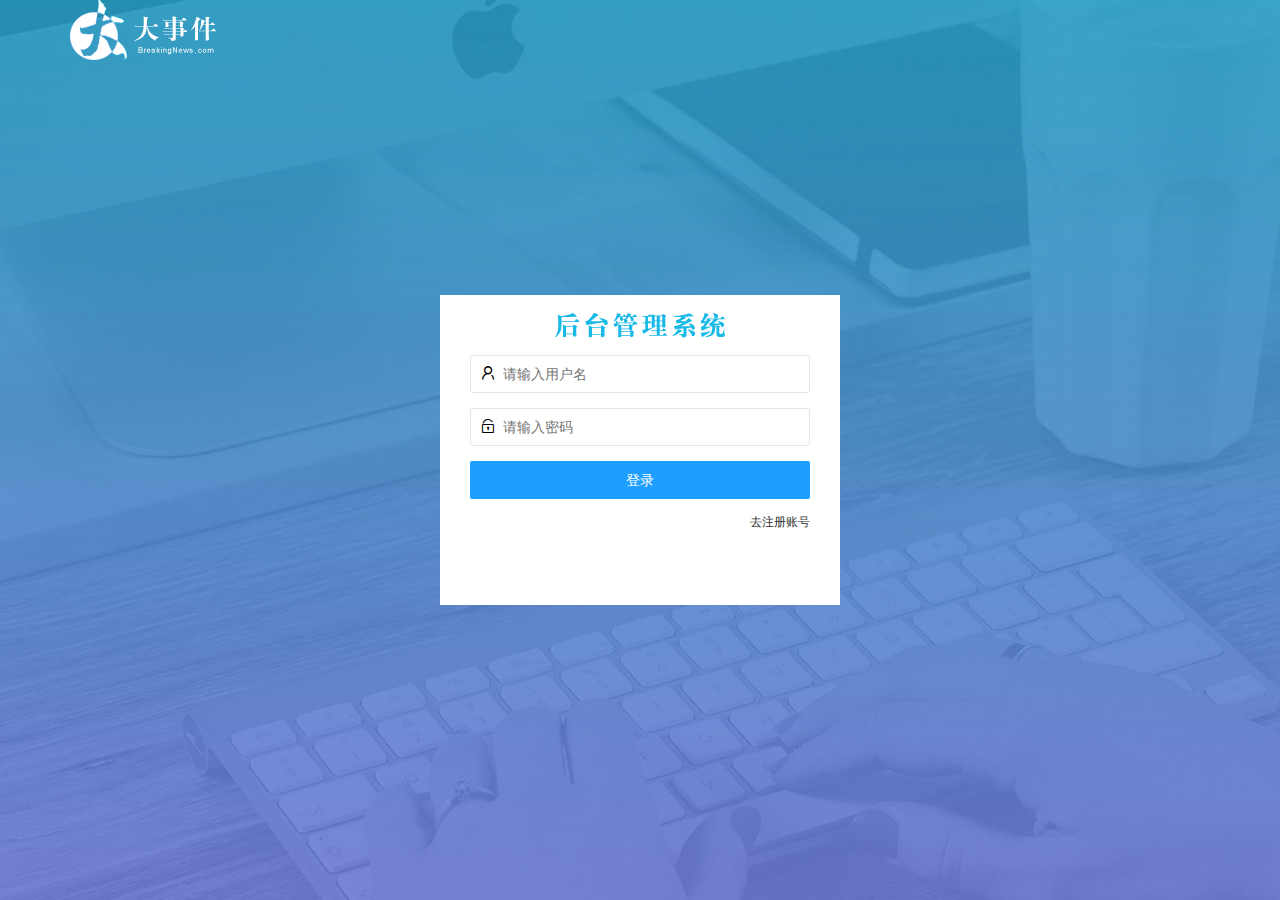
<file: login.html>
<!DOCTYPE html>
<html lang="en">
<head>
    <meta charset="UTF-8">
    <meta name="viewport" content="width=device-width, initial-scale=1.0">
    <title>大事件-登录/注册</title>
    <link rel="stylesheet" href="/assets/lib/layui/css/layui.css">
    <link rel="stylesheet" href="/assets/css/login.css">
</head>
<body>
    <!-- 大事件logo区域 -->
    <div class="layui-main">
        <img src="/assets/images/logo.png" alt="" />
    </div>
    <!-- 登录注册区域 -->
    <div class="loginAndRegBox">
        <div class="title-box"></div>
        <!-- 登录的div -->
        <div class="login-box">
            <!-- 登录的表单 -->
            <form class="layui-form" id="form_login">
                <!-- 用户名 -->
                <div class="layui-form-item">
                    <i class="layui-icon layui-icon-username"></i>
                    <input type="text" name="username" required  lay-verify="required" placeholder="请输入用户名" autocomplete="off" class="layui-input">
                </div>
                <!-- 密码 -->
                <div class="layui-form-item">
                    <i class="layui-icon layui-icon-password"></i>
                    <input type="password" name="password" required  lay-verify="required|pwd" placeholder="请输入密码" autocomplete="off" class="layui-input">
                </div>
                <!-- 登录按钮 -->
                <div class="layui-form-item">
                    <button class="layui-btn layui-btn-fluid layui-btn-normal" lay-submit    lay-filter="formDemo">登录</button>
                </div>
                <div class="layui-form-item links">
                    <a href="javascript:;" id="link-reg">去注册账号</a>
                </div>
            </form>
        </div>
        <!-- 注册的div -->
        <div class="reg-box">
            <!-- 注册的表单 -->
            <form class="layui-form" id="form_reg">
                <!-- 用户名 -->
                <div class="layui-form-item">
                    <i class="layui-icon layui-icon-username"></i>
                    <input type="text" name="username" required  lay-verify="required" placeholder="请输入用户名" autocomplete="off" class="layui-input">
                </div>
                <!-- 密码 -->
                <div class="layui-form-item">
                    <i class="layui-icon layui-icon-password"></i>
                    <input type="password" name="password" required  lay-verify="required|pwd" placeholder="请输入密码" autocomplete="off" class="layui-input">
                </div>
                <!-- 密码确认框 -->
                <div class="layui-form-item">
                    <i class="layui-icon layui-icon-password"></i>
                    <input type="password" name="repassword" required  lay-verify="required|pwd|repwd" placeholder="再次确认密码" autocomplete="off" class="layui-input">
                </div>
                <!-- 注册按钮 -->
                <div class="layui-form-item">
                    <button class="layui-btn layui-btn-fluid layui-btn-normal" lay-submit    lay-filter="formDemo">注册</button>
                </div>
                <div class="layui-form-item links">
                    <a href="javascript:;" id="link-login">去登录</a>
                </div>
            </form>
        </div>
    </div>
<script src="/assets/lib/layui/layui.all.js"></script>
<script src="/assets/lib/jquery.js"></script>
<script src="/assets/js/baseAPI.js"></script>
<script src="/assets/js/login.js"></script>
</body>
</html>
</file>
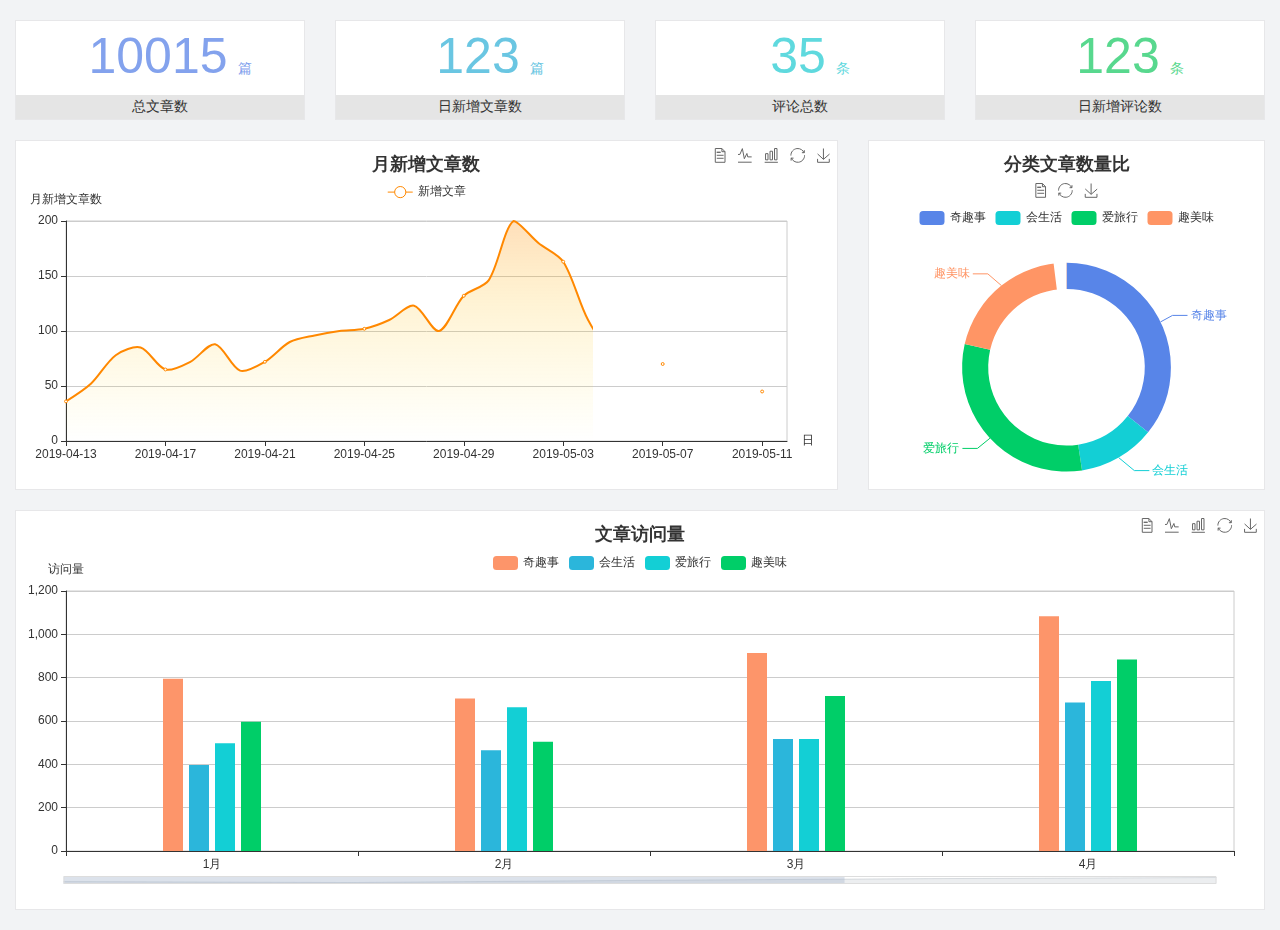
<file: home/dashboard.html>
<!DOCTYPE html>
<html lang="en">

<head>
  <meta charset="UTF-8">
  <meta name="viewport" content="width=device-width, initial-scale=1.0">
  <meta http-equiv="X-UA-Compatible" content="ie=edge">
  <title>图表统计</title>
  <link rel="stylesheet" href="../../assets/lib/bootstrap.css" />
  <link rel="stylesheet" href="../../assets/lib/main.css" />
  <script src="../../assets/lib/jquery.js"></script>
  <script type="text/javascript" src="../../assets/lib/echarts.min.js"></script>
</head>

<body>
  <div class="container-fluid">
    <div class="row spannel_list">
      <div class="col-sm-3 col-xs-6">
        <div class="spannel">
          <em>10015</em><span>篇</span>
          <b>总文章数</b>
        </div>
      </div>
      <div class="col-sm-3 col-xs-6">
        <div class="spannel scolor01">
          <em>123</em><span>篇</span>
          <b>日新增文章数</b>
        </div>
      </div>
      <div class="col-sm-3 col-xs-6">
        <div class="spannel scolor02">
          <em>35</em><span>条</span>
          <b>评论总数</b>
        </div>
      </div>
      <div class="col-sm-3 col-xs-6">
        <div class="spannel scolor03">
          <em>123</em><span>条</span>
          <b>日新增评论数</b>
        </div>
      </div>
    </div>
  </div>

  <div class="container-fluid">
    <div class="row curve-pie">
      <div class="col-lg-8 col-md-8">
        <div class="gragh_pannel" id="curve_show"></div>
      </div>
      <div class="col-lg-4 col-md-4">
        <div class="gragh_pannel" id="pie_show"></div>
      </div>
    </div>
  </div>

  <div class="container-fluid">
    <div class="column_pannel" id="column_show"></div>
  </div>

  <script>
    var oChart = echarts.init(document.getElementById('curve_show'));
    var aList_all = [
      { 'count': 36, 'date': '2019-04-13' },
      { 'count': 52, 'date': '2019-04-14' },
      { 'count': 78, 'date': '2019-04-15' },
      { 'count': 85, 'date': '2019-04-16' },
      { 'count': 65, 'date': '2019-04-17' },
      { 'count': 72, 'date': '2019-04-18' },
      { 'count': 88, 'date': '2019-04-19' },
      { 'count': 64, 'date': '2019-04-20' },
      { 'count': 72, 'date': '2019-04-21' },
      { 'count': 90, 'date': '2019-04-22' },
      { 'count': 96, 'date': '2019-04-23' },
      { 'count': 100, 'date': '2019-04-24' },
      { 'count': 102, 'date': '2019-04-25' },
      { 'count': 110, 'date': '2019-04-26' },
      { 'count': 123, 'date': '2019-04-27' },
      { 'count': 100, 'date': '2019-04-28' },
      { 'count': 132, 'date': '2019-04-29' },
      { 'count': 146, 'date': '2019-04-30' },
      { 'count': 200, 'date': '2019-05-01' },
      { 'count': 180, 'date': '2019-05-02' },
      { 'count': 163, 'date': '2019-05-03' },
      { 'count': 110, 'date': '2019-05-04' },
      { 'count': 80, 'date': '2019-05-05' },
      { 'count': 82, 'date': '2019-05-06' },
      { 'count': 70, 'date': '2019-05-07' },
      { 'count': 65, 'date': '2019-05-08' },
      { 'count': 54, 'date': '2019-05-09' },
      { 'count': 40, 'date': '2019-05-10' },
      { 'count': 45, 'date': '2019-05-11' },
      { 'count': 38, 'date': '2019-05-12' },
    ];

    let aCount = [];
    let aDate = [];

    for (var i = 0; i < aList_all.length; i++) {
      aCount.push(aList_all[i].count);
      aDate.push(aList_all[i].date);
    }

    var chartopt = {
      title: {
        text: '月新增文章数',
        left: 'center',
        top: '10'
      },
      tooltip: {
        trigger: 'axis'
      },
      legend: {
        data: ['新增文章'],
        top: '40'
      },
      toolbox: {
        show: true,
        feature: {
          mark: { show: true },
          dataView: { show: true, readOnly: false },
          magicType: { show: true, type: ['line', 'bar'] },
          restore: { show: true },
          saveAsImage: { show: true }
        }
      },
      calculable: true,
      xAxis: [
        {
          name: '日',
          type: 'category',
          boundaryGap: false,
          data: aDate
        }
      ],
      yAxis: [
        {
          name: '月新增文章数',
          type: 'value'
        }
      ],
      series: [
        {
          name: '新增文章',
          type: 'line',
          smooth: true,
          itemStyle: { normal: { areaStyle: { type: 'default' }, color: '#f80' }, lineStyle: { color: '#f80' } },
          data: aCount
        }],
      areaStyle: {
        normal: {
          color: new echarts.graphic.LinearGradient(0, 0, 0, 1, [{
            offset: 0,
            color: 'rgba(255,136,0,0.39)'
          }, {
            offset: .34,
            color: 'rgba(255,180,0,0.25)'
          }, {
            offset: 1,
            color: 'rgba(255,222,0,0.00)'
          }])

        }
      },
      grid: {
        show: true,
        x: 50,
        x2: 50,
        y: 80,
        height: 220
      }
    };

    oChart.setOption(chartopt);


    var oPie = echarts.init(document.getElementById('pie_show'));
    var oPieopt =
    {
      title: {
        top: 10,
        text: '分类文章数量比',
        x: 'center'
      },
      tooltip: {
        trigger: 'item',
        formatter: "{a} <br/>{b} : {c} ({d}%)"
      },
      color: ['#5885e8', '#13cfd5', '#00ce68', '#ff9565'],
      legend: {
        x: 'center',
        top: 65,
        data: ['奇趣事', '会生活', '爱旅行', '趣美味']
      },
      toolbox: {
        show: true,
        x: 'center',
        top: 35,
        feature: {
          mark: { show: true },
          dataView: { show: true, readOnly: false },
          magicType: {
            show: true,
            type: ['pie', 'funnel'],
            option: {
              funnel: {
                x: '25%',
                width: '50%',
                funnelAlign: 'left',
                max: 1548
              }
            }
          },
          restore: { show: true },
          saveAsImage: { show: true }
        }
      },
      calculable: true,
      series: [
        {
          name: '访问来源',
          type: 'pie',
          radius: ['45%', '60%'],
          center: ['50%', '65%'],
          data: [
            { value: 300, name: '奇趣事' },
            { value: 100, name: '会生活' },
            { value: 260, name: '爱旅行' },
            { value: 180, name: '趣美味' }
          ]
        }
      ]
    };
    oPie.setOption(oPieopt);



    var oColumn = this.echarts.init(document.getElementById('column_show'));
    var oColumnopt =
    {
      title: {
        text: '文章访问量',
        left: 'center',
        top: '10'
      },
      tooltip: {
        trigger: 'axis'
      },
      legend: {
        data: ['奇趣事', '会生活', '爱旅行', '趣美味'],
        top: '40'
      },
      toolbox: {
        show: true,
        feature: {
          mark: { show: true },
          dataView: { show: true, readOnly: false },
          magicType: { show: true, type: ['line', 'bar'] },
          restore: { show: true },
          saveAsImage: { show: true }
        }
      },
      calculable: true,
      xAxis: [
        {
          type: 'category',
          data: ['1月', '2月', '3月', '4月', '5月']
        }
      ],
      yAxis: [
        {
          name: '访问量',
          type: 'value'
        }
      ],
      series: [
        {
          name: '奇趣事',
          type: 'bar',
          barWidth: 20,
          itemStyle: {
            normal: { areaStyle: { type: 'default' }, color: '#fd956a' }
          },
          data: [800, 708, 920, 1090, 1200]
        },
        {
          name: '会生活',
          type: 'bar',
          barWidth: 20,
          itemStyle: {
            normal: { areaStyle: { type: 'default' }, color: '#2bb6db' }
          },
          data: [400, 468, 520, 690, 800]
        },
        {
          name: '爱旅行',
          type: 'bar',
          barWidth: 20,
          itemStyle: {
            normal: { areaStyle: { type: 'default' }, color: '#13cfd5' }
          },
          data: [500, 668, 520, 790, 900]
        },
        {
          name: '趣美味',
          type: 'bar',
          barWidth: 20,
          itemStyle: {
            normal: { areaStyle: { type: 'default' }, color: '#00ce68' }
          },
          data: [600, 508, 720, 890, 1000]
        }
      ],
      grid: {
        show: true,
        x: 50,
        x2: 30,
        y: 80,
        height: 260
      },
      dataZoom: [//给x轴设置滚动条
        {
          start: 0,//默认为0
          end: 100 - 1000 / 31,//默认为100
          type: 'slider',
          show: true,
          xAxisIndex: [0],
          handleSize: 0,//滑动条的 左右2个滑动条的大小
          height: 8,//组件高度
          left: 45, //左边的距离
          right: 50,//右边的距离
          bottom: 26,//右边的距离
          handleColor: '#ddd',//h滑动图标的颜色
          handleStyle: {
            borderColor: "#cacaca",
            borderWidth: "1",
            shadowBlur: 2,
            background: "#ddd",
            shadowColor: "#ddd",
          }
        }]
    };
    oColumn.setOption(oColumnopt);
  </script>
</body>

</html>
</file>
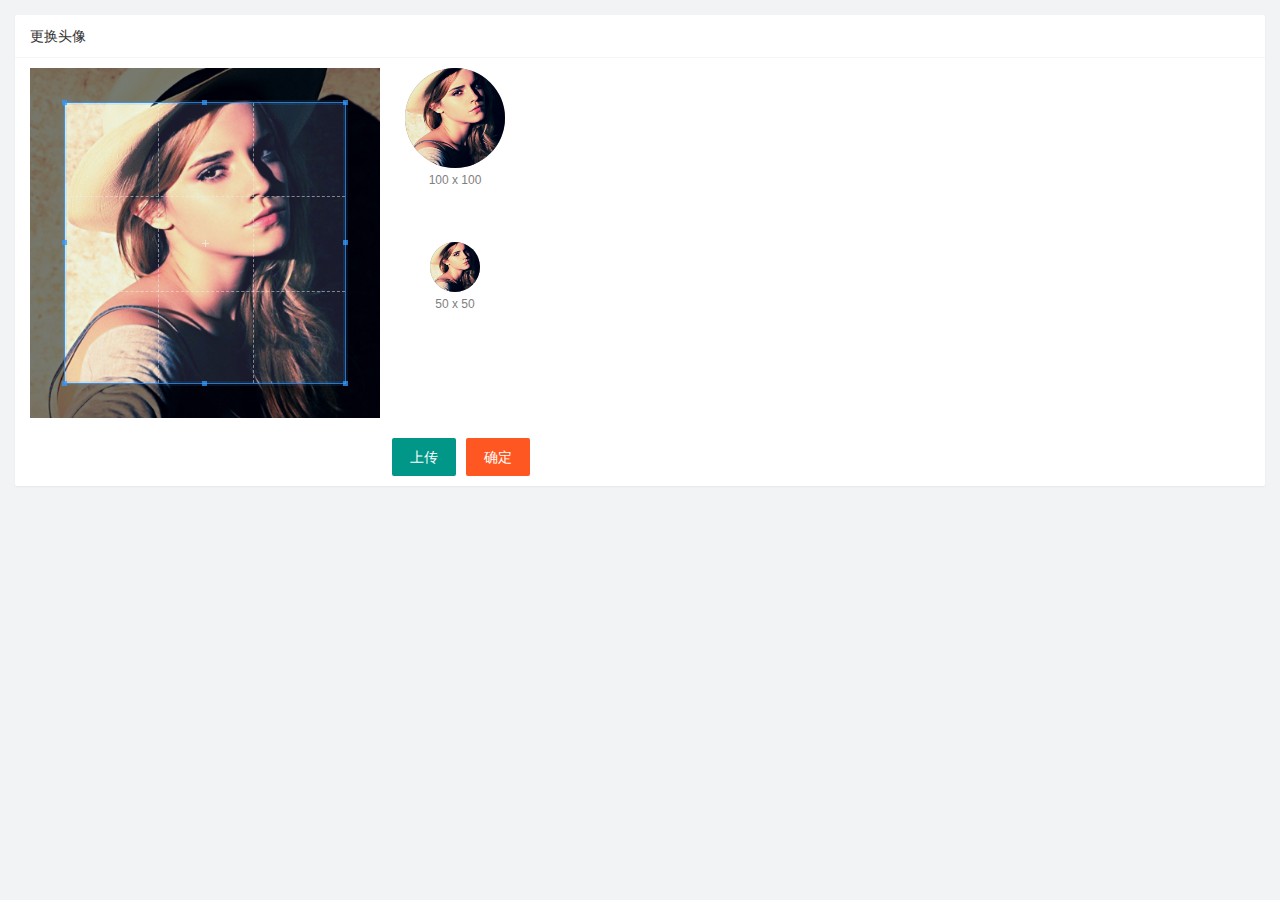
<file: user/user_avatar.html>
<!DOCTYPE html>
<html lang="en">
<head>
    <meta charset="UTF-8">
    <meta name="viewport" content="width=device-width, initial-scale=1.0">
    <title>Document</title>
    <link rel="stylesheet" href="/assets/lib/cropper/cropper.css" />
    <link rel="stylesheet" href="/assets/lib/layui/css/layui.css">
    <link rel="stylesheet" href="/assets/css/user/user_avatar.css">
</head>
<body>
    <div class="layui-card">
        <div class="layui-card-header">更换头像</div>
        <div class="layui-card-body">
           <!-- 第一行的图片裁剪和预览区域 -->
  <div class="row1">
    <!-- 图片裁剪区域 -->
    <div class="cropper-box">
      <!-- 这个 img 标签很重要，将来会把它初始化为裁剪区域 -->
      <img id="image" src="/assets/images/sample.jpg" />
    </div>
    <!-- 图片的预览区域 -->
    <div class="preview-box">
      <div>
        <!-- 宽高为 100px 的预览区域 -->
        <div class="img-preview w100"></div>
        <p class="size">100 x 100</p>
      </div>
      <div>
        <!-- 宽高为 50px 的预览区域 -->
        <div class="img-preview w50"></div>
        <p class="size">50 x 50</p>
      </div>
    </div>
  </div>

  <!-- 第二行的按钮区域 -->
  <div class="row2">
      <input type="file"  id="file" accept="image/png,image/jpeg">
    <button type="button" class="layui-btn" id="btnChooseImg">上传</button>
    <button type="button" class="layui-btn layui-btn-danger" id="btnUpload">确定</button>
  </div>
        </div>
      </div>
      <script src="/assets/lib/layui/layui.all.js"></script>
      <script src="/assets/lib/jquery.js"></script>
      <script src="/assets/lib/cropper/Cropper.js"></script>
      <script src="/assets/lib/cropper/jquery-cropper.js"></script>
      <script src="/assets/js/baseAPI.js"></script>
      <script src="/assets/js/user/user_avatar.js"></script>
</body>
</html>
</file>
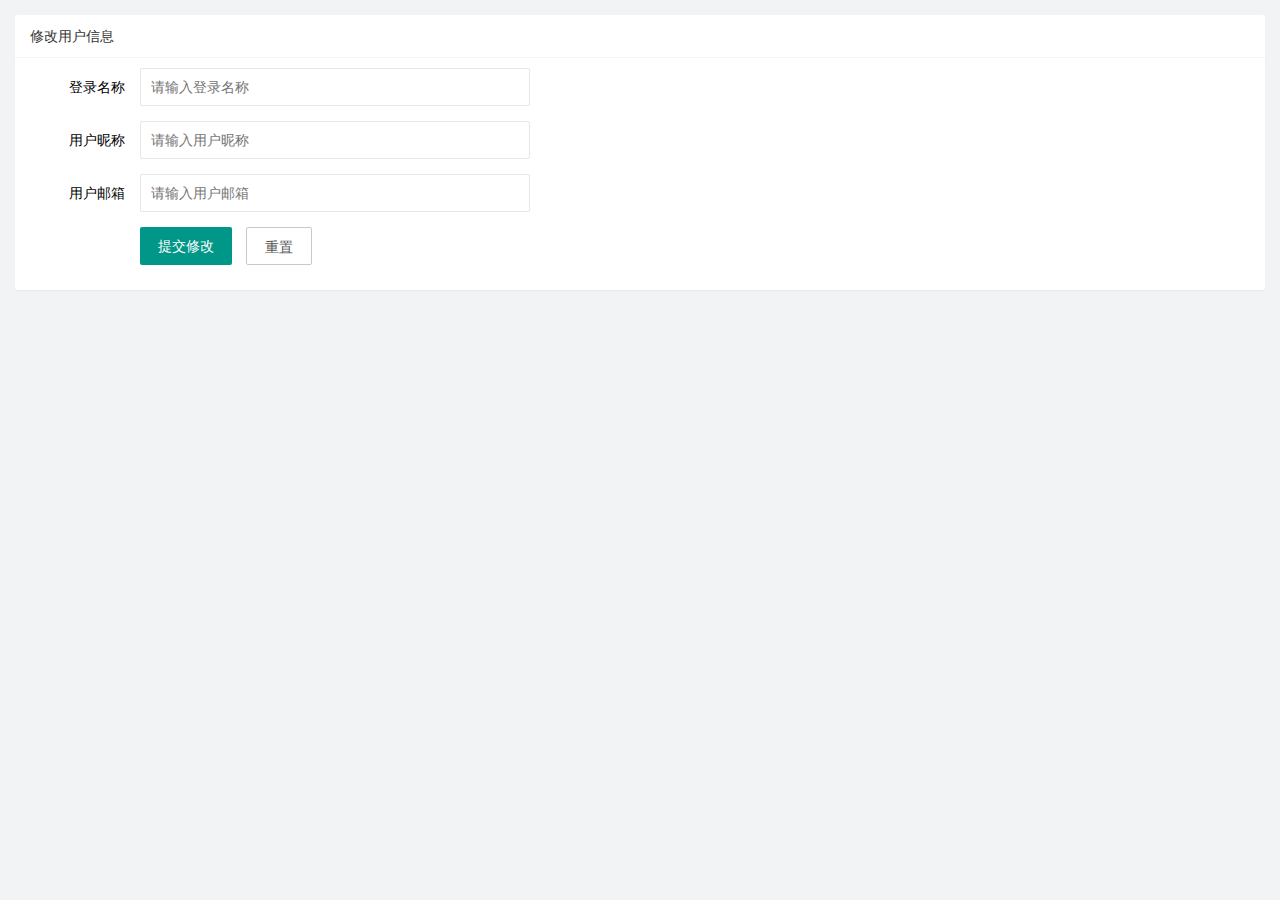
<file: user/user_info.html>
<!DOCTYPE html>
<html lang="en">
<head>
    <meta charset="UTF-8">
    <meta name="viewport" content="width=device-width, initial-scale=1.0">
    <title>Document</title>
    <link rel="stylesheet" href="/assets/lib/layui/css/layui.css">
    <link rel="stylesheet" href="/assets/css/user/user_info.css">
</head>
<body>
    <div class="layui-card">
        <div class="layui-card-header">修改用户信息</div>
        <div class="layui-card-body">
            <form class="layui-form" lay-filter="formUserInfo">
              <input type="hidden" name="id" value="">
                <div class="layui-form-item">
                  <label class="layui-form-label">登录名称</label>
                  <div class="layui-input-block">
                    <input type="text" name="username" required  lay-verify="required" placeholder="请输入登录名称" autocomplete="off" class="layui-input" readonly>
                  </div>
                </div>
                <div class="layui-form-item">
                    <label class="layui-form-label">用户昵称</label>
                    <div class="layui-input-block">
                      <input type="text" name="nickname" required  lay-verify="required|nickname" placeholder="请输入用户昵称" autocomplete="off" class="layui-input">
                    </div>
                  </div><div class="layui-form-item">
                    <label class="layui-form-label">用户邮箱</label>
                    <div class="layui-input-block">
                      <input type="text" name="email" required  lay-verify="required|email" placeholder="请输入用户邮箱" autocomplete="off" class="layui-input">
                    </div>
                  </div>
                  <div class="layui-form-item">
                    <div class="layui-input-block">
                      <button class="layui-btn" lay-submit lay-filter="formDemo">提交修改</button>
                      <button type="reset" class="layui-btn layui-btn-primary" id="btnReset">重置</button>
                    </div>
                  </div>
                
            </form>
        </div>
      </div>
<script src="/assets/lib/layui/layui.all.js"></script>
<script src="/assets/lib/jquery.js"></script>
<script src="/assets/js/baseAPI.js"></script>
<script src="/assets/js/user/user_info.js"></script>
</body>
</html>
</file>
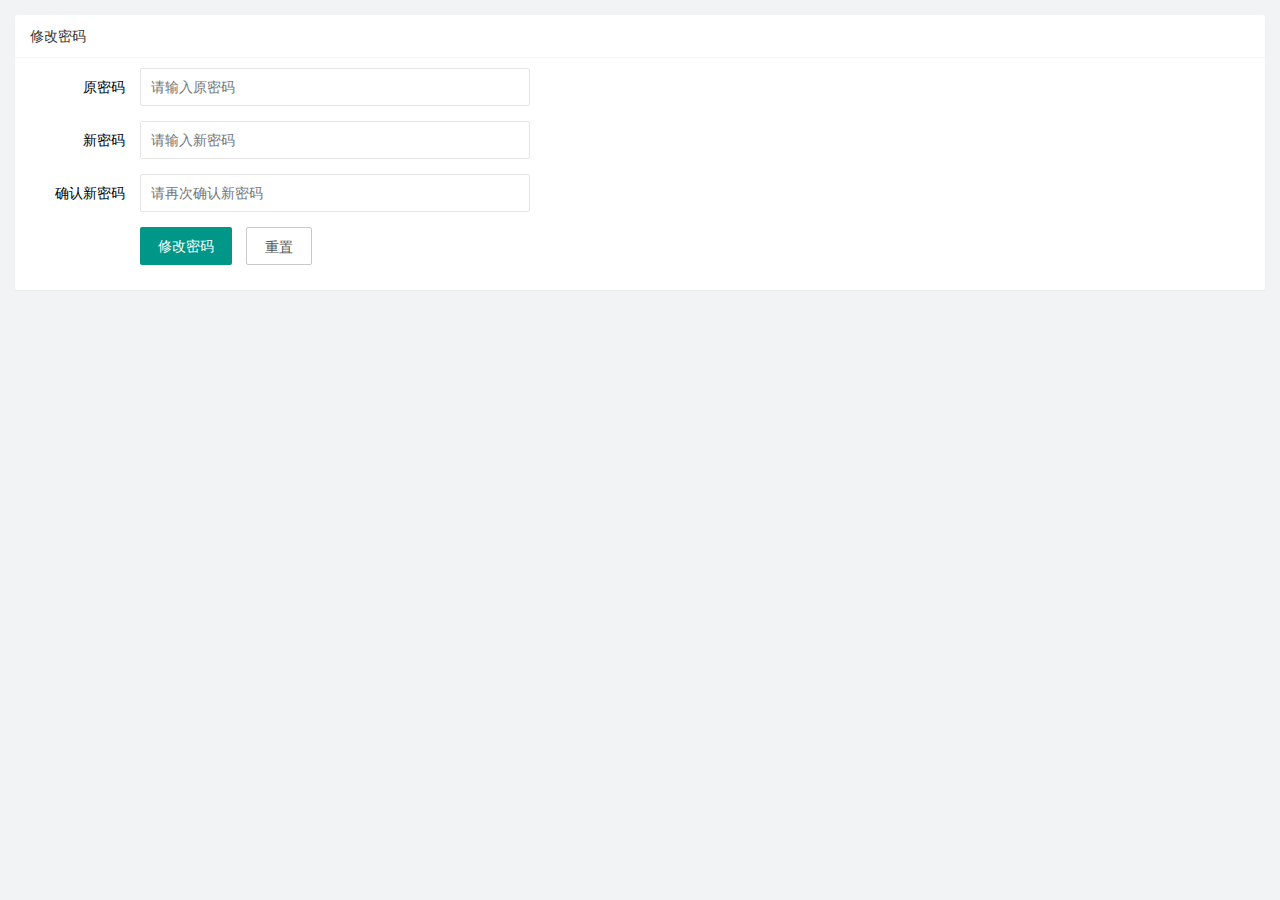
<file: user/user_pwd.html>
<!DOCTYPE html>
<html lang="en">
<head>
    <meta charset="UTF-8">
    <meta name="viewport" content="width=device-width, initial-scale=1.0">
    <title>Document</title>
    <link rel="stylesheet" href="/assets/lib/layui/css/layui.css">
    <link rel="stylesheet" href="/assets/css/user/user_pwd.css">
</head>
<body>
    <div class="layui-card">
        <div class="layui-card-header">修改密码</div>
        <div class="layui-card-body">
            <form class="layui-form">
                <div class="layui-form-item">
                  <label class="layui-form-label">原密码</label>
                  <div class="layui-input-block">
                    <input type="password" name="oldPwd" required  lay-verify="required|pwd" placeholder="请输入原密码" autocomplete="off" class="layui-input">
                  </div>
                </div>
                <div class="layui-form-item">
                    <label class="layui-form-label">新密码</label>
                    <div class="layui-input-block">
                      <input type="password" name="newPwd" required  lay-verify="required|pwd|samePwd" placeholder="请输入新密码" autocomplete="off" class="layui-input">
                    </div>
                  </div> <div class="layui-form-item">
                    <label class="layui-form-label">确认新密码</label>
                    <div class="layui-input-block">
                      <input type="password" name="rePwd" required  lay-verify="required|pwd|rePwd" placeholder="请再次确认新密码" autocomplete="off" class="layui-input">
                    </div>
                  </div>
                  <div class="layui-form-item">
                    <div class="layui-input-block">
                      <button class="layui-btn" lay-submit lay-filter="formDemo">修改密码</button>
                      <button type="reset" class="layui-btn layui-btn-primary">重置</button>
                    </div>
                  </div>
            </form>
        </div>
      </div>
<script src="/assets/lib/layui/layui.all.js"></script>
<script src="/assets/lib/jquery.js"></script>
<script src="/assets/js/baseAPI.js"></script>
<script src="/assets/js/user/user_pwd.js"></script>
</body>
</html>
</file>
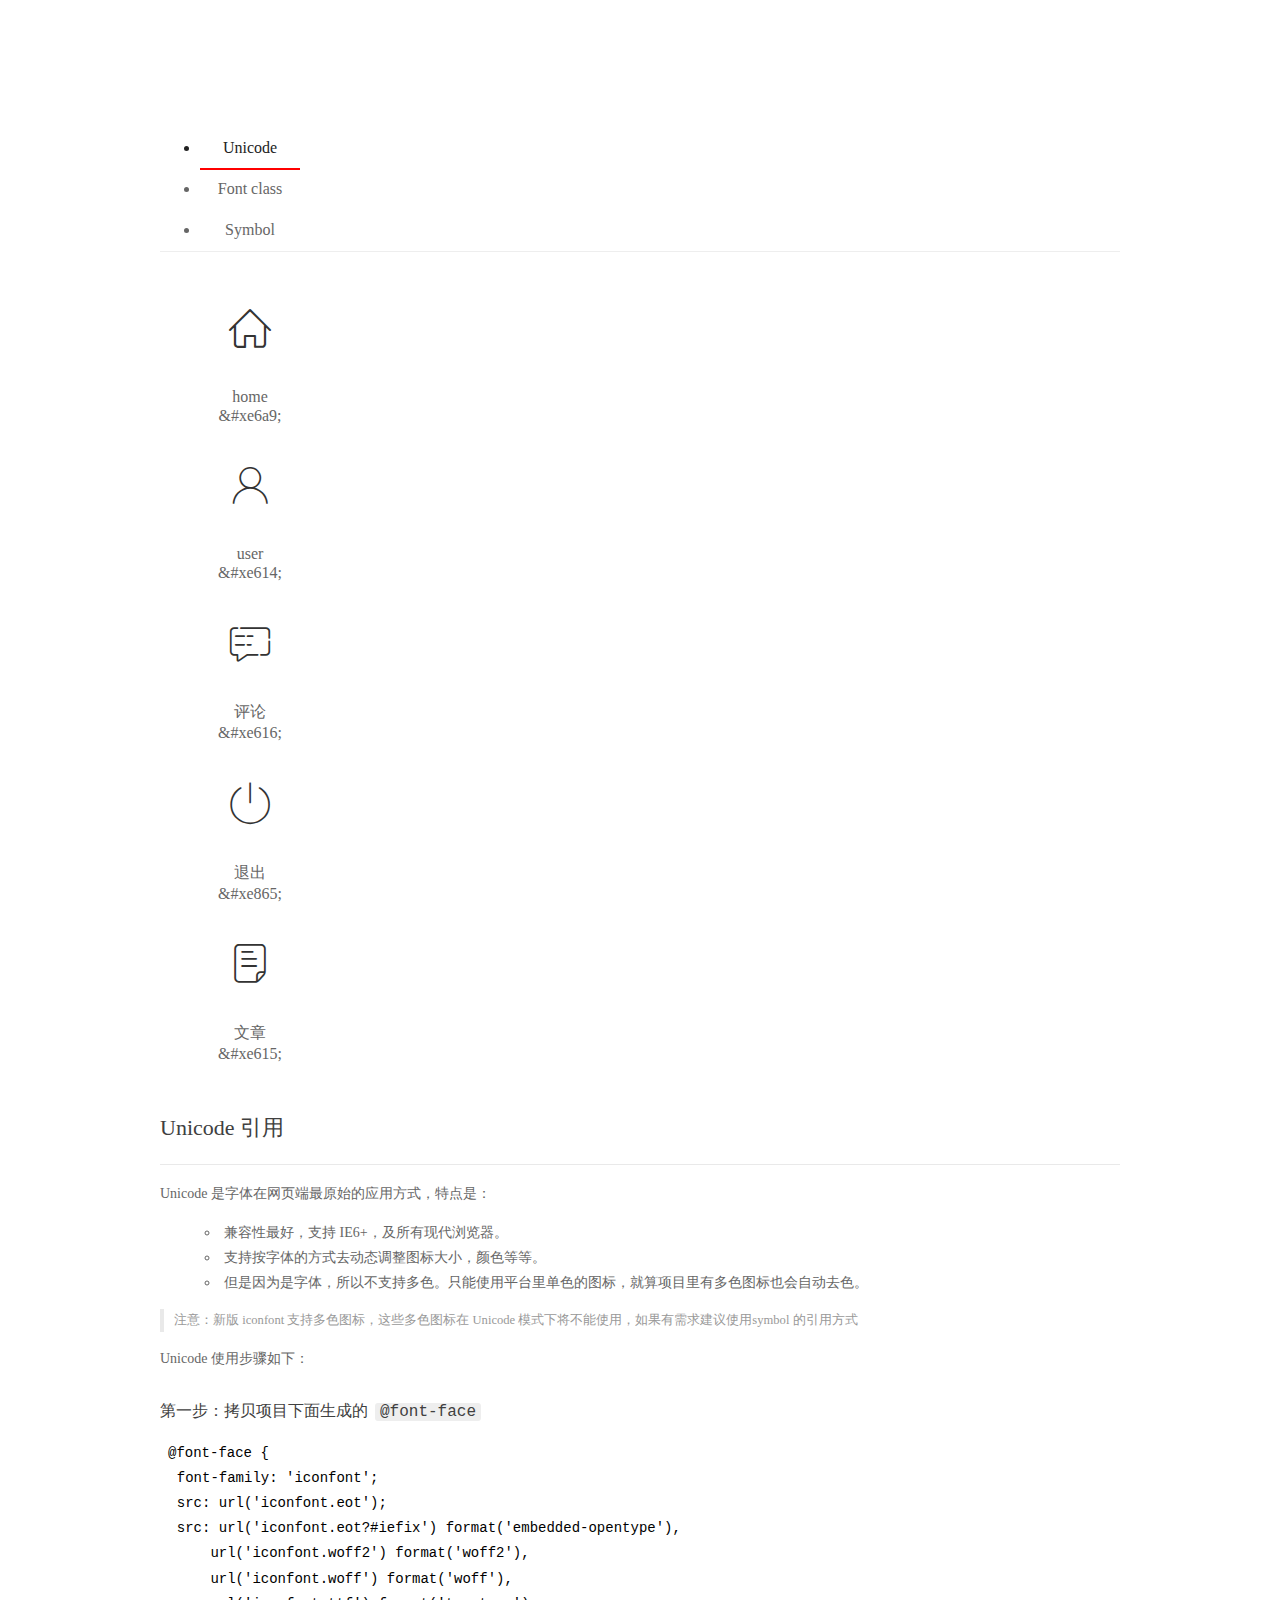
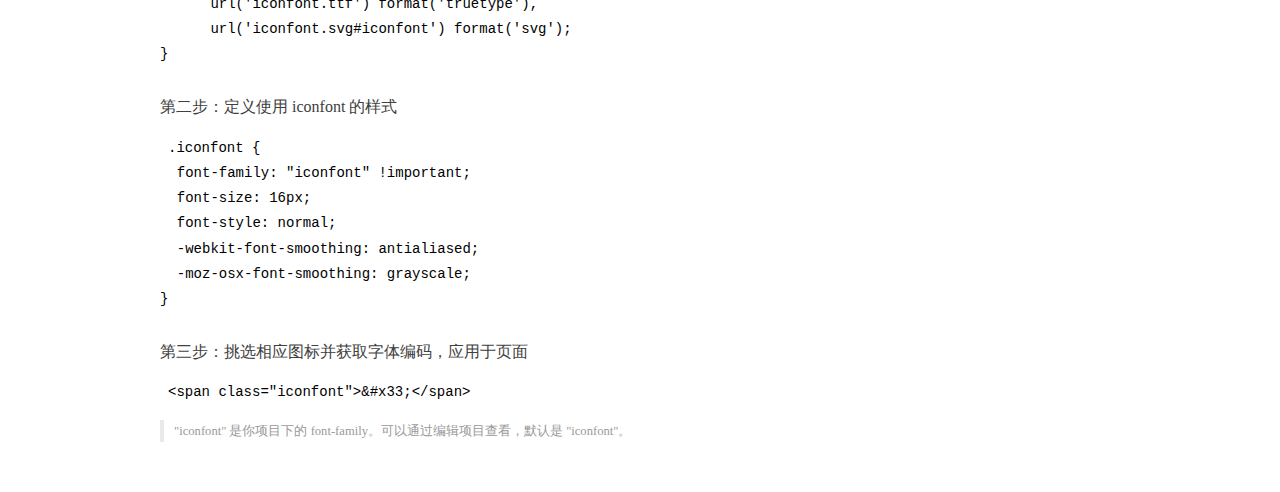
<file: assets/fonts/demo_index.html>
<!DOCTYPE html>
<html>
<head>
  <meta charset="utf-8"/>
  <title>IconFont Demo</title>
  <link rel="shortcut icon" href="https://gtms04.alicdn.com/tps/i4/TB1_oz6GVXXXXaFXpXXJDFnIXXX-64-64.ico" type="image/x-icon"/>
  <link rel="stylesheet" href="https://g.alicdn.com/thx/cube/1.3.2/cube.min.css">
  <link rel="stylesheet" href="demo.css">
  <link rel="stylesheet" href="iconfont.css">
  <script src="iconfont.js"></script>
  <!-- jQuery -->
  <script src="https://a1.alicdn.com/oss/uploads/2018/12/26/7bfddb60-08e8-11e9-9b04-53e73bb6408b.js"></script>
  <!-- 代码高亮 -->
  <script src="https://a1.alicdn.com/oss/uploads/2018/12/26/a3f714d0-08e6-11e9-8a15-ebf944d7534c.js"></script>
</head>
<body>
  <div class="main">
    <h1 class="logo"><a href="https://www.iconfont.cn/" title="iconfont 首页" target="_blank">&#xe86b;</a></h1>
    <div class="nav-tabs">
      <ul id="tabs" class="dib-box">
        <li class="dib active"><span>Unicode</span></li>
        <li class="dib"><span>Font class</span></li>
        <li class="dib"><span>Symbol</span></li>
      </ul>
      
    </div>
    <div class="tab-container">
      <div class="content unicode" style="display: block;">
          <ul class="icon_lists dib-box">
          
            <li class="dib">
              <span class="icon iconfont">&#xe6a9;</span>
                <div class="name">home</div>
                <div class="code-name">&amp;#xe6a9;</div>
              </li>
          
            <li class="dib">
              <span class="icon iconfont">&#xe614;</span>
                <div class="name">user</div>
                <div class="code-name">&amp;#xe614;</div>
              </li>
          
            <li class="dib">
              <span class="icon iconfont">&#xe616;</span>
                <div class="name">评论</div>
                <div class="code-name">&amp;#xe616;</div>
              </li>
          
            <li class="dib">
              <span class="icon iconfont">&#xe865;</span>
                <div class="name">退出</div>
                <div class="code-name">&amp;#xe865;</div>
              </li>
          
            <li class="dib">
              <span class="icon iconfont">&#xe615;</span>
                <div class="name">文章</div>
                <div class="code-name">&amp;#xe615;</div>
              </li>
          
          </ul>
          <div class="article markdown">
          <h2 id="unicode-">Unicode 引用</h2>
          <hr>

          <p>Unicode 是字体在网页端最原始的应用方式，特点是：</p>
          <ul>
            <li>兼容性最好，支持 IE6+，及所有现代浏览器。</li>
            <li>支持按字体的方式去动态调整图标大小，颜色等等。</li>
            <li>但是因为是字体，所以不支持多色。只能使用平台里单色的图标，就算项目里有多色图标也会自动去色。</li>
          </ul>
          <blockquote>
            <p>注意：新版 iconfont 支持多色图标，这些多色图标在 Unicode 模式下将不能使用，如果有需求建议使用symbol 的引用方式</p>
          </blockquote>
          <p>Unicode 使用步骤如下：</p>
          <h3 id="-font-face">第一步：拷贝项目下面生成的 <code>@font-face</code></h3>
<pre><code class="language-css"
>@font-face {
  font-family: 'iconfont';
  src: url('iconfont.eot');
  src: url('iconfont.eot?#iefix') format('embedded-opentype'),
      url('iconfont.woff2') format('woff2'),
      url('iconfont.woff') format('woff'),
      url('iconfont.ttf') format('truetype'),
      url('iconfont.svg#iconfont') format('svg');
}
</code></pre>
          <h3 id="-iconfont-">第二步：定义使用 iconfont 的样式</h3>
<pre><code class="language-css"
>.iconfont {
  font-family: "iconfont" !important;
  font-size: 16px;
  font-style: normal;
  -webkit-font-smoothing: antialiased;
  -moz-osx-font-smoothing: grayscale;
}
</code></pre>
          <h3 id="-">第三步：挑选相应图标并获取字体编码，应用于页面</h3>
<pre>
<code class="language-html"
>&lt;span class="iconfont"&gt;&amp;#x33;&lt;/span&gt;
</code></pre>
          <blockquote>
            <p>"iconfont" 是你项目下的 font-family。可以通过编辑项目查看，默认是 "iconfont"。</p>
          </blockquote>
          </div>
      </div>
      <div class="content font-class">
        <ul class="icon_lists dib-box">
          
          <li class="dib">
            <span class="icon iconfont icon-home"></span>
            <div class="name">
              home
            </div>
            <div class="code-name">.icon-home
            </div>
          </li>
          
          <li class="dib">
            <span class="icon iconfont icon-user"></span>
            <div class="name">
              user
            </div>
            <div class="code-name">.icon-user
            </div>
          </li>
          
          <li class="dib">
            <span class="icon iconfont icon-pinglun"></span>
            <div class="name">
              评论
            </div>
            <div class="code-name">.icon-pinglun
            </div>
          </li>
          
          <li class="dib">
            <span class="icon iconfont icon-tuichu"></span>
            <div class="name">
              退出
            </div>
            <div class="code-name">.icon-tuichu
            </div>
          </li>
          
          <li class="dib">
            <span class="icon iconfont icon-16"></span>
            <div class="name">
              文章
            </div>
            <div class="code-name">.icon-16
            </div>
          </li>
          
        </ul>
        <div class="article markdown">
        <h2 id="font-class-">font-class 引用</h2>
        <hr>

        <p>font-class 是 Unicode 使用方式的一种变种，主要是解决 Unicode 书写不直观，语意不明确的问题。</p>
        <p>与 Unicode 使用方式相比，具有如下特点：</p>
        <ul>
          <li>兼容性良好，支持 IE8+，及所有现代浏览器。</li>
          <li>相比于 Unicode 语意明确，书写更直观。可以很容易分辨这个 icon 是什么。</li>
          <li>因为使用 class 来定义图标，所以当要替换图标时，只需要修改 class 里面的 Unicode 引用。</li>
          <li>不过因为本质上还是使用的字体，所以多色图标还是不支持的。</li>
        </ul>
        <p>使用步骤如下：</p>
        <h3 id="-fontclass-">第一步：引入项目下面生成的 fontclass 代码：</h3>
<pre><code class="language-html">&lt;link rel="stylesheet" href="./iconfont.css"&gt;
</code></pre>
        <h3 id="-">第二步：挑选相应图标并获取类名，应用于页面：</h3>
<pre><code class="language-html">&lt;span class="iconfont icon-xxx"&gt;&lt;/span&gt;
</code></pre>
        <blockquote>
          <p>"
            iconfont" 是你项目下的 font-family。可以通过编辑项目查看，默认是 "iconfont"。</p>
        </blockquote>
      </div>
      </div>
      <div class="content symbol">
          <ul class="icon_lists dib-box">
          
            <li class="dib">
                <svg class="icon svg-icon" aria-hidden="true">
                  <use xlink:href="#icon-home"></use>
                </svg>
                <div class="name">home</div>
                <div class="code-name">#icon-home</div>
            </li>
          
            <li class="dib">
                <svg class="icon svg-icon" aria-hidden="true">
                  <use xlink:href="#icon-user"></use>
                </svg>
                <div class="name">user</div>
                <div class="code-name">#icon-user</div>
            </li>
          
            <li class="dib">
                <svg class="icon svg-icon" aria-hidden="true">
                  <use xlink:href="#icon-pinglun"></use>
                </svg>
                <div class="name">评论</div>
                <div class="code-name">#icon-pinglun</div>
            </li>
          
            <li class="dib">
                <svg class="icon svg-icon" aria-hidden="true">
                  <use xlink:href="#icon-tuichu"></use>
                </svg>
                <div class="name">退出</div>
                <div class="code-name">#icon-tuichu</div>
            </li>
          
            <li class="dib">
                <svg class="icon svg-icon" aria-hidden="true">
                  <use xlink:href="#icon-16"></use>
                </svg>
                <div class="name">文章</div>
                <div class="code-name">#icon-16</div>
            </li>
          
          </ul>
          <div class="article markdown">
          <h2 id="symbol-">Symbol 引用</h2>
          <hr>

          <p>这是一种全新的使用方式，应该说这才是未来的主流，也是平台目前推荐的用法。相关介绍可以参考这篇<a href="">文章</a>
            这种用法其实是做了一个 SVG 的集合，与另外两种相比具有如下特点：</p>
          <ul>
            <li>支持多色图标了，不再受单色限制。</li>
            <li>通过一些技巧，支持像字体那样，通过 <code>font-size</code>, <code>color</code> 来调整样式。</li>
            <li>兼容性较差，支持 IE9+，及现代浏览器。</li>
            <li>浏览器渲染 SVG 的性能一般，还不如 png。</li>
          </ul>
          <p>使用步骤如下：</p>
          <h3 id="-symbol-">第一步：引入项目下面生成的 symbol 代码：</h3>
<pre><code class="language-html">&lt;script src="./iconfont.js"&gt;&lt;/script&gt;
</code></pre>
          <h3 id="-css-">第二步：加入通用 CSS 代码（引入一次就行）：</h3>
<pre><code class="language-html">&lt;style&gt;
.icon {
  width: 1em;
  height: 1em;
  vertical-align: -0.15em;
  fill: currentColor;
  overflow: hidden;
}
&lt;/style&gt;
</code></pre>
          <h3 id="-">第三步：挑选相应图标并获取类名，应用于页面：</h3>
<pre><code class="language-html">&lt;svg class="icon" aria-hidden="true"&gt;
  &lt;use xlink:href="#icon-xxx"&gt;&lt;/use&gt;
&lt;/svg&gt;
</code></pre>
          </div>
      </div>

    </div>
  </div>
  <script>
  $(document).ready(function () {
      $('.tab-container .content:first').show()

      $('#tabs li').click(function (e) {
        var tabContent = $('.tab-container .content')
        var index = $(this).index()

        if ($(this).hasClass('active')) {
          return
        } else {
          $('#tabs li').removeClass('active')
          $(this).addClass('active')

          tabContent.hide().eq(index).fadeIn()
        }
      })
    })
  </script>
</body>
</html>
</file>
<file: assets/lib/layui/css/layui.css>
/** layui-v2.5.5 MIT License By https://www.layui.com */
 .layui-inline,img{display:inline-block;vertical-align:middle}h1,h2,h3,h4,h5,h6{font-weight:400}.layui-edge,.layui-header,.layui-inline,.layui-main{position:relative}.layui-body,.layui-edge,.layui-elip{overflow:hidden}.layui-btn,.layui-edge,.layui-inline,img{vertical-align:middle}.layui-btn,.layui-disabled,.layui-icon,.layui-unselect{-moz-user-select:none;-webkit-user-select:none;-ms-user-select:none}.layui-elip,.layui-form-checkbox span,.layui-form-pane .layui-form-label{text-overflow:ellipsis;white-space:nowrap}.layui-breadcrumb,.layui-tree-btnGroup{visibility:hidden}blockquote,body,button,dd,div,dl,dt,form,h1,h2,h3,h4,h5,h6,input,li,ol,p,pre,td,textarea,th,ul{margin:0;padding:0;-webkit-tap-highlight-color:rgba(0,0,0,0)}a:active,a:hover{outline:0}img{border:none}li{list-style:none}table{border-collapse:collapse;border-spacing:0}h4,h5,h6{font-size:100%}button,input,optgroup,option,select,textarea{font-family:inherit;font-size:inherit;font-style:inherit;font-weight:inherit;outline:0}pre{white-space:pre-wrap;white-space:-moz-pre-wrap;white-space:-pre-wrap;white-space:-o-pre-wrap;word-wrap:break-word}body{line-height:24px;font:14px Helvetica Neue,Helvetica,PingFang SC,Tahoma,Arial,sans-serif}hr{height:1px;margin:10px 0;border:0;clear:both}a{color:#333;text-decoration:none}a:hover{color:#777}a cite{font-style:normal;*cursor:pointer}.layui-border-box,.layui-border-box *{box-sizing:border-box}.layui-box,.layui-box *{box-sizing:content-box}.layui-clear{clear:both;*zoom:1}.layui-clear:after{content:'\20';clear:both;*zoom:1;display:block;height:0}.layui-inline{*display:inline;*zoom:1}.layui-edge{display:inline-block;width:0;height:0;border-width:6px;border-style:dashed;border-color:transparent}.layui-edge-top{top:-4px;border-bottom-color:#999;border-bottom-style:solid}.layui-edge-right{border-left-color:#999;border-left-style:solid}.layui-edge-bottom{top:2px;border-top-color:#999;border-top-style:solid}.layui-edge-left{border-right-color:#999;border-right-style:solid}.layui-disabled,.layui-disabled:hover{color:#d2d2d2!important;cursor:not-allowed!important}.layui-circle{border-radius:100%}.layui-show{display:block!important}.layui-hide{display:none!important}@font-face{font-family:layui-icon;src:url(../font/iconfont.eot?v=250);src:url(../font/iconfont.eot?v=250#iefix) format('embedded-opentype'),url(../font/iconfont.woff2?v=250) format('woff2'),url(../font/iconfont.woff?v=250) format('woff'),url(../font/iconfont.ttf?v=250) format('truetype'),url(../font/iconfont.svg?v=250#layui-icon) format('svg')}.layui-icon{font-family:layui-icon!important;font-size:16px;font-style:normal;-webkit-font-smoothing:antialiased;-moz-osx-font-smoothing:grayscale}.layui-icon-reply-fill:before{content:"\e611"}.layui-icon-set-fill:before{content:"\e614"}.layui-icon-menu-fill:before{content:"\e60f"}.layui-icon-search:before{content:"\e615"}.layui-icon-share:before{content:"\e641"}.layui-icon-set-sm:before{content:"\e620"}.layui-icon-engine:before{content:"\e628"}.layui-icon-close:before{content:"\1006"}.layui-icon-close-fill:before{content:"\1007"}.layui-icon-chart-screen:before{content:"\e629"}.layui-icon-star:before{content:"\e600"}.layui-icon-circle-dot:before{content:"\e617"}.layui-icon-chat:before{content:"\e606"}.layui-icon-release:before{content:"\e609"}.layui-icon-list:before{content:"\e60a"}.layui-icon-chart:before{content:"\e62c"}.layui-icon-ok-circle:before{content:"\1005"}.layui-icon-layim-theme:before{content:"\e61b"}.layui-icon-table:before{content:"\e62d"}.layui-icon-right:before{content:"\e602"}.layui-icon-left:before{content:"\e603"}.layui-icon-cart-simple:before{content:"\e698"}.layui-icon-face-cry:before{content:"\e69c"}.layui-icon-face-smile:before{content:"\e6af"}.layui-icon-survey:before{content:"\e6b2"}.layui-icon-tree:before{content:"\e62e"}.layui-icon-upload-circle:before{content:"\e62f"}.layui-icon-add-circle:before{content:"\e61f"}.layui-icon-download-circle:before{content:"\e601"}.layui-icon-templeate-1:before{content:"\e630"}.layui-icon-util:before{content:"\e631"}.layui-icon-face-surprised:before{content:"\e664"}.layui-icon-edit:before{content:"\e642"}.layui-icon-speaker:before{content:"\e645"}.layui-icon-down:before{content:"\e61a"}.layui-icon-file:before{content:"\e621"}.layui-icon-layouts:before{content:"\e632"}.layui-icon-rate-half:before{content:"\e6c9"}.layui-icon-add-circle-fine:before{content:"\e608"}.layui-icon-prev-circle:before{content:"\e633"}.layui-icon-read:before{content:"\e705"}.layui-icon-404:before{content:"\e61c"}.layui-icon-carousel:before{content:"\e634"}.layui-icon-help:before{content:"\e607"}.layui-icon-code-circle:before{content:"\e635"}.layui-icon-water:before{content:"\e636"}.layui-icon-username:before{content:"\e66f"}.layui-icon-find-fill:before{content:"\e670"}.layui-icon-about:before{content:"\e60b"}.layui-icon-location:before{content:"\e715"}.layui-icon-up:before{content:"\e619"}.layui-icon-pause:before{content:"\e651"}.layui-icon-date:before{content:"\e637"}.layui-icon-layim-uploadfile:before{content:"\e61d"}.layui-icon-delete:before{content:"\e640"}.layui-icon-play:before{content:"\e652"}.layui-icon-top:before{content:"\e604"}.layui-icon-friends:before{content:"\e612"}.layui-icon-refresh-3:before{content:"\e9aa"}.layui-icon-ok:before{content:"\e605"}.layui-icon-layer:before{content:"\e638"}.layui-icon-face-smile-fine:before{content:"\e60c"}.layui-icon-dollar:before{content:"\e659"}.layui-icon-group:before{content:"\e613"}.layui-icon-layim-download:before{content:"\e61e"}.layui-icon-picture-fine:before{content:"\e60d"}.layui-icon-link:before{content:"\e64c"}.layui-icon-diamond:before{content:"\e735"}.layui-icon-log:before{content:"\e60e"}.layui-icon-rate-solid:before{content:"\e67a"}.layui-icon-fonts-del:before{content:"\e64f"}.layui-icon-unlink:before{content:"\e64d"}.layui-icon-fonts-clear:before{content:"\e639"}.layui-icon-triangle-r:before{content:"\e623"}.layui-icon-circle:before{content:"\e63f"}.layui-icon-radio:before{content:"\e643"}.layui-icon-align-center:before{content:"\e647"}.layui-icon-align-right:before{content:"\e648"}.layui-icon-align-left:before{content:"\e649"}.layui-icon-loading-1:before{content:"\e63e"}.layui-icon-return:before{content:"\e65c"}.layui-icon-fonts-strong:before{content:"\e62b"}.layui-icon-upload:before{content:"\e67c"}.layui-icon-dialogue:before{content:"\e63a"}.layui-icon-video:before{content:"\e6ed"}.layui-icon-headset:before{content:"\e6fc"}.layui-icon-cellphone-fine:before{content:"\e63b"}.layui-icon-add-1:before{content:"\e654"}.layui-icon-face-smile-b:before{content:"\e650"}.layui-icon-fonts-html:before{content:"\e64b"}.layui-icon-form:before{content:"\e63c"}.layui-icon-cart:before{content:"\e657"}.layui-icon-camera-fill:before{content:"\e65d"}.layui-icon-tabs:before{content:"\e62a"}.layui-icon-fonts-code:before{content:"\e64e"}.layui-icon-fire:before{content:"\e756"}.layui-icon-set:before{content:"\e716"}.layui-icon-fonts-u:before{content:"\e646"}.layui-icon-triangle-d:before{content:"\e625"}.layui-icon-tips:before{content:"\e702"}.layui-icon-picture:before{content:"\e64a"}.layui-icon-more-vertical:before{content:"\e671"}.layui-icon-flag:before{content:"\e66c"}.layui-icon-loading:before{content:"\e63d"}.layui-icon-fonts-i:before{content:"\e644"}.layui-icon-refresh-1:before{content:"\e666"}.layui-icon-rmb:before{content:"\e65e"}.layui-icon-home:before{content:"\e68e"}.layui-icon-user:before{content:"\e770"}.layui-icon-notice:before{content:"\e667"}.layui-icon-login-weibo:before{content:"\e675"}.layui-icon-voice:before{content:"\e688"}.layui-icon-upload-drag:before{content:"\e681"}.layui-icon-login-qq:before{content:"\e676"}.layui-icon-snowflake:before{content:"\e6b1"}.layui-icon-file-b:before{content:"\e655"}.layui-icon-template:before{content:"\e663"}.layui-icon-auz:before{content:"\e672"}.layui-icon-console:before{content:"\e665"}.layui-icon-app:before{content:"\e653"}.layui-icon-prev:before{content:"\e65a"}.layui-icon-website:before{content:"\e7ae"}.layui-icon-next:before{content:"\e65b"}.layui-icon-component:before{content:"\e857"}.layui-icon-more:before{content:"\e65f"}.layui-icon-login-wechat:before{content:"\e677"}.layui-icon-shrink-right:before{content:"\e668"}.layui-icon-spread-left:before{content:"\e66b"}.layui-icon-camera:before{content:"\e660"}.layui-icon-note:before{content:"\e66e"}.layui-icon-refresh:before{content:"\e669"}.layui-icon-female:before{content:"\e661"}.layui-icon-male:before{content:"\e662"}.layui-icon-password:before{content:"\e673"}.layui-icon-senior:before{content:"\e674"}.layui-icon-theme:before{content:"\e66a"}.layui-icon-tread:before{content:"\e6c5"}.layui-icon-praise:before{content:"\e6c6"}.layui-icon-star-fill:before{content:"\e658"}.layui-icon-rate:before{content:"\e67b"}.layui-icon-template-1:before{content:"\e656"}.layui-icon-vercode:before{content:"\e679"}.layui-icon-cellphone:before{content:"\e678"}.layui-icon-screen-full:before{content:"\e622"}.layui-icon-screen-restore:before{content:"\e758"}.layui-icon-cols:before{content:"\e610"}.layui-icon-export:before{content:"\e67d"}.layui-icon-print:before{content:"\e66d"}.layui-icon-slider:before{content:"\e714"}.layui-icon-addition:before{content:"\e624"}.layui-icon-subtraction:before{content:"\e67e"}.layui-icon-service:before{content:"\e626"}.layui-icon-transfer:before{content:"\e691"}.layui-main{width:1140px;margin:0 auto}.layui-header{z-index:1000;height:60px}.layui-header a:hover{transition:all .5s;-webkit-transition:all .5s}.layui-side{position:fixed;left:0;top:0;bottom:0;z-index:999;width:200px;overflow-x:hidden}.layui-side-scroll{position:relative;width:220px;height:100%;overflow-x:hidden}.layui-body{position:absolute;left:200px;right:0;top:0;bottom:0;z-index:998;width:auto;overflow-y:auto;box-sizing:border-box}.layui-layout-body{overflow:hidden}.layui-layout-admin .layui-header{background-color:#23262E}.layui-layout-admin .layui-side{top:60px;width:200px;overflow-x:hidden}.layui-layout-admin .layui-body{position:fixed;top:60px;bottom:44px}.layui-layout-admin .layui-main{width:auto;margin:0 15px}.layui-layout-admin .layui-footer{position:fixed;left:200px;right:0;bottom:0;height:44px;line-height:44px;padding:0 15px;background-color:#eee}.layui-layout-admin .layui-logo{position:absolute;left:0;top:0;width:200px;height:100%;line-height:60px;text-align:center;color:#009688;font-size:16px}.layui-layout-admin .layui-header .layui-nav{background:0 0}.layui-layout-left{position:absolute!important;left:200px;top:0}.layui-layout-right{position:absolute!important;right:0;top:0}.layui-container{position:relative;margin:0 auto;padding:0 15px;box-sizing:border-box}.layui-fluid{position:relative;margin:0 auto;padding:0 15px}.layui-row:after,.layui-row:before{content:'';display:block;clear:both}.layui-col-lg1,.layui-col-lg10,.layui-col-lg11,.layui-col-lg12,.layui-col-lg2,.layui-col-lg3,.layui-col-lg4,.layui-col-lg5,.layui-col-lg6,.layui-col-lg7,.layui-col-lg8,.layui-col-lg9,.layui-col-md1,.layui-col-md10,.layui-col-md11,.layui-col-md12,.layui-col-md2,.layui-col-md3,.layui-col-md4,.layui-col-md5,.layui-col-md6,.layui-col-md7,.layui-col-md8,.layui-col-md9,.layui-col-sm1,.layui-col-sm10,.layui-col-sm11,.layui-col-sm12,.layui-col-sm2,.layui-col-sm3,.layui-col-sm4,.layui-col-sm5,.layui-col-sm6,.layui-col-sm7,.layui-col-sm8,.layui-col-sm9,.layui-col-xs1,.layui-col-xs10,.layui-col-xs11,.layui-col-xs12,.layui-col-xs2,.layui-col-xs3,.layui-col-xs4,.layui-col-xs5,.layui-col-xs6,.layui-col-xs7,.layui-col-xs8,.layui-col-xs9{position:relative;display:block;box-sizing:border-box}.layui-col-xs1,.layui-col-xs10,.layui-col-xs11,.layui-col-xs12,.layui-col-xs2,.layui-col-xs3,.layui-col-xs4,.layui-col-xs5,.layui-col-xs6,.layui-col-xs7,.layui-col-xs8,.layui-col-xs9{float:left}.layui-col-xs1{width:8.33333333%}.layui-col-xs2{width:16.66666667%}.layui-col-xs3{width:25%}.layui-col-xs4{width:33.33333333%}.layui-col-xs5{width:41.66666667%}.layui-col-xs6{width:50%}.layui-col-xs7{width:58.33333333%}.layui-col-xs8{width:66.66666667%}.layui-col-xs9{width:75%}.layui-col-xs10{width:83.33333333%}.layui-col-xs11{width:91.66666667%}.layui-col-xs12{width:100%}.layui-col-xs-offset1{margin-left:8.33333333%}.layui-col-xs-offset2{margin-left:16.66666667%}.layui-col-xs-offset3{margin-left:25%}.layui-col-xs-offset4{margin-left:33.33333333%}.layui-col-xs-offset5{margin-left:41.66666667%}.layui-col-xs-offset6{margin-left:50%}.layui-col-xs-offset7{margin-left:58.33333333%}.layui-col-xs-offset8{margin-left:66.66666667%}.layui-col-xs-offset9{margin-left:75%}.layui-col-xs-offset10{margin-left:83.33333333%}.layui-col-xs-offset11{margin-left:91.66666667%}.layui-col-xs-offset12{margin-left:100%}@media screen and (max-width:768px){.layui-hide-xs{display:none!important}.layui-show-xs-block{display:block!important}.layui-show-xs-inline{display:inline!important}.layui-show-xs-inline-block{display:inline-block!important}}@media screen and (min-width:768px){.layui-container{width:750px}.layui-hide-sm{display:none!important}.layui-show-sm-block{display:block!important}.layui-show-sm-inline{display:inline!important}.layui-show-sm-inline-block{display:inline-block!important}.layui-col-sm1,.layui-col-sm10,.layui-col-sm11,.layui-col-sm12,.layui-col-sm2,.layui-col-sm3,.layui-col-sm4,.layui-col-sm5,.layui-col-sm6,.layui-col-sm7,.layui-col-sm8,.layui-col-sm9{float:left}.layui-col-sm1{width:8.33333333%}.layui-col-sm2{width:16.66666667%}.layui-col-sm3{width:25%}.layui-col-sm4{width:33.33333333%}.layui-col-sm5{width:41.66666667%}.layui-col-sm6{width:50%}.layui-col-sm7{width:58.33333333%}.layui-col-sm8{width:66.66666667%}.layui-col-sm9{width:75%}.layui-col-sm10{width:83.33333333%}.layui-col-sm11{width:91.66666667%}.layui-col-sm12{width:100%}.layui-col-sm-offset1{margin-left:8.33333333%}.layui-col-sm-offset2{margin-left:16.66666667%}.layui-col-sm-offset3{margin-left:25%}.layui-col-sm-offset4{margin-left:33.33333333%}.layui-col-sm-offset5{margin-left:41.66666667%}.layui-col-sm-offset6{margin-left:50%}.layui-col-sm-offset7{margin-left:58.33333333%}.layui-col-sm-offset8{margin-left:66.66666667%}.layui-col-sm-offset9{margin-left:75%}.layui-col-sm-offset10{margin-left:83.33333333%}.layui-col-sm-offset11{margin-left:91.66666667%}.layui-col-sm-offset12{margin-left:100%}}@media screen and (min-width:992px){.layui-container{width:970px}.layui-hide-md{display:none!important}.layui-show-md-block{display:block!important}.layui-show-md-inline{display:inline!important}.layui-show-md-inline-block{display:inline-block!important}.layui-col-md1,.layui-col-md10,.layui-col-md11,.layui-col-md12,.layui-col-md2,.layui-col-md3,.layui-col-md4,.layui-col-md5,.layui-col-md6,.layui-col-md7,.layui-col-md8,.layui-col-md9{float:left}.layui-col-md1{width:8.33333333%}.layui-col-md2{width:16.66666667%}.layui-col-md3{width:25%}.layui-col-md4{width:33.33333333%}.layui-col-md5{width:41.66666667%}.layui-col-md6{width:50%}.layui-col-md7{width:58.33333333%}.layui-col-md8{width:66.66666667%}.layui-col-md9{width:75%}.layui-col-md10{width:83.33333333%}.layui-col-md11{width:91.66666667%}.layui-col-md12{width:100%}.layui-col-md-offset1{margin-left:8.33333333%}.layui-col-md-offset2{margin-left:16.66666667%}.layui-col-md-offset3{margin-left:25%}.layui-col-md-offset4{margin-left:33.33333333%}.layui-col-md-offset5{margin-left:41.66666667%}.layui-col-md-offset6{margin-left:50%}.layui-col-md-offset7{margin-left:58.33333333%}.layui-col-md-offset8{margin-left:66.66666667%}.layui-col-md-offset9{margin-left:75%}.layui-col-md-offset10{margin-left:83.33333333%}.layui-col-md-offset11{margin-left:91.66666667%}.layui-col-md-offset12{margin-left:100%}}@media screen and (min-width:1200px){.layui-container{width:1170px}.layui-hide-lg{display:none!important}.layui-show-lg-block{display:block!important}.layui-show-lg-inline{display:inline!important}.layui-show-lg-inline-block{display:inline-block!important}.layui-col-lg1,.layui-col-lg10,.layui-col-lg11,.layui-col-lg12,.layui-col-lg2,.layui-col-lg3,.layui-col-lg4,.layui-col-lg5,.layui-col-lg6,.layui-col-lg7,.layui-col-lg8,.layui-col-lg9{float:left}.layui-col-lg1{width:8.33333333%}.layui-col-lg2{width:16.66666667%}.layui-col-lg3{width:25%}.layui-col-lg4{width:33.33333333%}.layui-col-lg5{width:41.66666667%}.layui-col-lg6{width:50%}.layui-col-lg7{width:58.33333333%}.layui-col-lg8{width:66.66666667%}.layui-col-lg9{width:75%}.layui-col-lg10{width:83.33333333%}.layui-col-lg11{width:91.66666667%}.layui-col-lg12{width:100%}.layui-col-lg-offset1{margin-left:8.33333333%}.layui-col-lg-offset2{margin-left:16.66666667%}.layui-col-lg-offset3{margin-left:25%}.layui-col-lg-offset4{margin-left:33.33333333%}.layui-col-lg-offset5{margin-left:41.66666667%}.layui-col-lg-offset6{margin-left:50%}.layui-col-lg-offset7{margin-left:58.33333333%}.layui-col-lg-offset8{margin-left:66.66666667%}.layui-col-lg-offset9{margin-left:75%}.layui-col-lg-offset10{margin-left:83.33333333%}.layui-col-lg-offset11{margin-left:91.66666667%}.layui-col-lg-offset12{margin-left:100%}}.layui-col-space1{margin:-.5px}.layui-col-space1>*{padding:.5px}.layui-col-space3{margin:-1.5px}.layui-col-space3>*{padding:1.5px}.layui-col-space5{margin:-2.5px}.layui-col-space5>*{padding:2.5px}.layui-col-space8{margin:-3.5px}.layui-col-space8>*{padding:3.5px}.layui-col-space10{margin:-5px}.layui-col-space10>*{padding:5px}.layui-col-space12{margin:-6px}.layui-col-space12>*{padding:6px}.layui-col-space15{margin:-7.5px}.layui-col-space15>*{padding:7.5px}.layui-col-space18{margin:-9px}.layui-col-space18>*{padding:9px}.layui-col-space20{margin:-10px}.layui-col-space20>*{padding:10px}.layui-col-space22{margin:-11px}.layui-col-space22>*{padding:11px}.layui-col-space25{margin:-12.5px}.layui-col-space25>*{padding:12.5px}.layui-col-space30{margin:-15px}.layui-col-space30>*{padding:15px}.layui-btn,.layui-input,.layui-select,.layui-textarea,.layui-upload-button{outline:0;-webkit-appearance:none;transition:all .3s;-webkit-transition:all .3s;box-sizing:border-box}.layui-elem-quote{margin-bottom:10px;padding:15px;line-height:22px;border-left:5px solid #009688;border-radius:0 2px 2px 0;background-color:#f2f2f2}.layui-quote-nm{border-style:solid;border-width:1px 1px 1px 5px;background:0 0}.layui-elem-field{margin-bottom:10px;padding:0;border-width:1px;border-style:solid}.layui-elem-field legend{margin-left:20px;padding:0 10px;font-size:20px;font-weight:300}.layui-field-title{margin:10px 0 20px;border-width:1px 0 0}.layui-field-box{padding:10px 15px}.layui-field-title .layui-field-box{padding:10px 0}.layui-progress{position:relative;height:6px;border-radius:20px;background-color:#e2e2e2}.layui-progress-bar{position:absolute;left:0;top:0;width:0;max-width:100%;height:6px;border-radius:20px;text-align:right;background-color:#5FB878;transition:all .3s;-webkit-transition:all .3s}.layui-progress-big,.layui-progress-big .layui-progress-bar{height:18px;line-height:18px}.layui-progress-text{position:relative;top:-20px;line-height:18px;font-size:12px;color:#666}.layui-progress-big .layui-progress-text{position:static;padding:0 10px;color:#fff}.layui-collapse{border-width:1px;border-style:solid;border-radius:2px}.layui-colla-content,.layui-colla-item{border-top-width:1px;border-top-style:solid}.layui-colla-item:first-child{border-top:none}.layui-colla-title{position:relative;height:42px;line-height:42px;padding:0 15px 0 35px;color:#333;background-color:#f2f2f2;cursor:pointer;font-size:14px;overflow:hidden}.layui-colla-content{display:none;padding:10px 15px;line-height:22px;color:#666}.layui-colla-icon{position:absolute;left:15px;top:0;font-size:14px}.layui-card{margin-bottom:15px;border-radius:2px;background-color:#fff;box-shadow:0 1px 2px 0 rgba(0,0,0,.05)}.layui-card:last-child{margin-bottom:0}.layui-card-header{position:relative;height:42px;line-height:42px;padding:0 15px;border-bottom:1px solid #f6f6f6;color:#333;border-radius:2px 2px 0 0;font-size:14px}.layui-bg-black,.layui-bg-blue,.layui-bg-cyan,.layui-bg-green,.layui-bg-orange,.layui-bg-red{color:#fff!important}.layui-card-body{position:relative;padding:10px 15px;line-height:24px}.layui-card-body[pad15]{padding:15px}.layui-card-body[pad20]{padding:20px}.layui-card-body .layui-table{margin:5px 0}.layui-card .layui-tab{margin:0}.layui-panel-window{position:relative;padding:15px;border-radius:0;border-top:5px solid #E6E6E6;background-color:#fff}.layui-auxiliar-moving{position:fixed;left:0;right:0;top:0;bottom:0;width:100%;height:100%;background:0 0;z-index:9999999999}.layui-form-label,.layui-form-mid,.layui-form-select,.layui-input-block,.layui-input-inline,.layui-textarea{position:relative}.layui-bg-red{background-color:#FF5722!important}.layui-bg-orange{background-color:#FFB800!important}.layui-bg-green{background-color:#009688!important}.layui-bg-cyan{background-color:#2F4056!important}.layui-bg-blue{background-color:#1E9FFF!important}.layui-bg-black{background-color:#393D49!important}.layui-bg-gray{background-color:#eee!important;color:#666!important}.layui-badge-rim,.layui-colla-content,.layui-colla-item,.layui-collapse,.layui-elem-field,.layui-form-pane .layui-form-item[pane],.layui-form-pane .layui-form-label,.layui-input,.layui-layedit,.layui-layedit-tool,.layui-quote-nm,.layui-select,.layui-tab-bar,.layui-tab-card,.layui-tab-title,.layui-tab-title .layui-this:after,.layui-textarea{border-color:#e6e6e6}.layui-timeline-item:before,hr{background-color:#e6e6e6}.layui-text{line-height:22px;font-size:14px;color:#666}.layui-text h1,.layui-text h2,.layui-text h3{font-weight:500;color:#333}.layui-text h1{font-size:30px}.layui-text h2{font-size:24px}.layui-text h3{font-size:18px}.layui-text a:not(.layui-btn){color:#01AAED}.layui-text a:not(.layui-btn):hover{text-decoration:underline}.layui-text ul{padding:5px 0 5px 15px}.layui-text ul li{margin-top:5px;list-style-type:disc}.layui-text em,.layui-word-aux{color:#999!important;padding:0 5px!important}.layui-btn{display:inline-block;height:38px;line-height:38px;padding:0 18px;background-color:#009688;color:#fff;white-space:nowrap;text-align:center;font-size:14px;border:none;border-radius:2px;cursor:pointer}.layui-btn:hover{opacity:.8;filter:alpha(opacity=80);color:#fff}.layui-btn:active{opacity:1;filter:alpha(opacity=100)}.layui-btn+.layui-btn{margin-left:10px}.layui-btn-container{font-size:0}.layui-btn-container .layui-btn{margin-right:10px;margin-bottom:10px}.layui-btn-container .layui-btn+.layui-btn{margin-left:0}.layui-table .layui-btn-container .layui-btn{margin-bottom:9px}.layui-btn-radius{border-radius:100px}.layui-btn .layui-icon{margin-right:3px;font-size:18px;vertical-align:bottom;vertical-align:middle\9}.layui-btn-primary{border:1px solid #C9C9C9;background-color:#fff;color:#555}.layui-btn-primary:hover{border-color:#009688;color:#333}.layui-btn-normal{background-color:#1E9FFF}.layui-btn-warm{background-color:#FFB800}.layui-btn-danger{background-color:#FF5722}.layui-btn-checked{background-color:#5FB878}.layui-btn-disabled,.layui-btn-disabled:active,.layui-btn-disabled:hover{border:1px solid #e6e6e6;background-color:#FBFBFB;color:#C9C9C9;cursor:not-allowed;opacity:1}.layui-btn-lg{height:44px;line-height:44px;padding:0 25px;font-size:16px}.layui-btn-sm{height:30px;line-height:30px;padding:0 10px;font-size:12px}.layui-btn-sm i{font-size:16px!important}.layui-btn-xs{height:22px;line-height:22px;padding:0 5px;font-size:12px}.layui-btn-xs i{font-size:14px!important}.layui-btn-group{display:inline-block;vertical-align:middle;font-size:0}.layui-btn-group .layui-btn{margin-left:0!important;margin-right:0!important;border-left:1px solid rgba(255,255,255,.5);border-radius:0}.layui-btn-group .layui-btn-primary{border-left:none}.layui-btn-group .layui-btn-primary:hover{border-color:#C9C9C9;color:#009688}.layui-btn-group .layui-btn:first-child{border-left:none;border-radius:2px 0 0 2px}.layui-btn-group .layui-btn-primary:first-child{border-left:1px solid #c9c9c9}.layui-btn-group .layui-btn:last-child{border-radius:0 2px 2px 0}.layui-btn-group .layui-btn+.layui-btn{margin-left:0}.layui-btn-group+.layui-btn-group{margin-left:10px}.layui-btn-fluid{width:100%}.layui-input,.layui-select,.layui-textarea{height:38px;line-height:1.3;line-height:38px\9;border-width:1px;border-style:solid;background-color:#fff;border-radius:2px}.layui-input::-webkit-input-placeholder,.layui-select::-webkit-input-placeholder,.layui-textarea::-webkit-input-placeholder{line-height:1.3}.layui-input,.layui-textarea{display:block;width:100%;padding-left:10px}.layui-input:hover,.layui-textarea:hover{border-color:#D2D2D2!important}.layui-input:focus,.layui-textarea:focus{border-color:#C9C9C9!important}.layui-textarea{min-height:100px;height:auto;line-height:20px;padding:6px 10px;resize:vertical}.layui-select{padding:0 10px}.layui-form input[type=checkbox],.layui-form input[type=radio],.layui-form select{display:none}.layui-form [lay-ignore]{display:initial}.layui-form-item{margin-bottom:15px;clear:both;*zoom:1}.layui-form-item:after{content:'\20';clear:both;*zoom:1;display:block;height:0}.layui-form-label{float:left;display:block;padding:9px 15px;width:80px;font-weight:400;line-height:20px;text-align:right}.layui-form-label-col{display:block;float:none;padding:9px 0;line-height:20px;text-align:left}.layui-form-item .layui-inline{margin-bottom:5px;margin-right:10px}.layui-input-block{margin-left:110px;min-height:36px}.layui-input-inline{display:inline-block;vertical-align:middle}.layui-form-item .layui-input-inline{float:left;width:190px;margin-right:10px}.layui-form-text .layui-input-inline{width:auto}.layui-form-mid{float:left;display:block;padding:9px 0!important;line-height:20px;margin-right:10px}.layui-form-danger+.layui-form-select .layui-input,.layui-form-danger:focus{border-color:#FF5722!important}.layui-form-select .layui-input{padding-right:30px;cursor:pointer}.layui-form-select .layui-edge{position:absolute;right:10px;top:50%;margin-top:-3px;cursor:pointer;border-width:6px;border-top-color:#c2c2c2;border-top-style:solid;transition:all .3s;-webkit-transition:all .3s}.layui-form-select dl{display:none;position:absolute;left:0;top:42px;padding:5px 0;z-index:899;min-width:100%;border:1px solid #d2d2d2;max-height:300px;overflow-y:auto;background-color:#fff;border-radius:2px;box-shadow:0 2px 4px rgba(0,0,0,.12);box-sizing:border-box}.layui-form-select dl dd,.layui-form-select dl dt{padding:0 10px;line-height:36px;white-space:nowrap;overflow:hidden;text-overflow:ellipsis}.layui-form-select dl dt{font-size:12px;color:#999}.layui-form-select dl dd{cursor:pointer}.layui-form-select dl dd:hover{background-color:#f2f2f2;-webkit-transition:.5s all;transition:.5s all}.layui-form-select .layui-select-group dd{padding-left:20px}.layui-form-select dl dd.layui-select-tips{padding-left:10px!important;color:#999}.layui-form-select dl dd.layui-this{background-color:#5FB878;color:#fff}.layui-form-checkbox,.layui-form-select dl dd.layui-disabled{background-color:#fff}.layui-form-selected dl{display:block}.layui-form-checkbox,.layui-form-checkbox *,.layui-form-switch{display:inline-block;vertical-align:middle}.layui-form-selected .layui-edge{margin-top:-9px;-webkit-transform:rotate(180deg);transform:rotate(180deg);margin-top:-3px\9}:root .layui-form-selected .layui-edge{margin-top:-9px\0/IE9}.layui-form-selectup dl{top:auto;bottom:42px}.layui-select-none{margin:5px 0;text-align:center;color:#999}.layui-select-disabled .layui-disabled{border-color:#eee!important}.layui-select-disabled .layui-edge{border-top-color:#d2d2d2}.layui-form-checkbox{position:relative;height:30px;line-height:30px;margin-right:10px;padding-right:30px;cursor:pointer;font-size:0;-webkit-transition:.1s linear;transition:.1s linear;box-sizing:border-box}.layui-form-checkbox span{padding:0 10px;height:100%;font-size:14px;border-radius:2px 0 0 2px;background-color:#d2d2d2;color:#fff;overflow:hidden}.layui-form-checkbox:hover span{background-color:#c2c2c2}.layui-form-checkbox i{position:absolute;right:0;top:0;width:30px;height:28px;border:1px solid #d2d2d2;border-left:none;border-radius:0 2px 2px 0;color:#fff;font-size:20px;text-align:center}.layui-form-checkbox:hover i{border-color:#c2c2c2;color:#c2c2c2}.layui-form-checked,.layui-form-checked:hover{border-color:#5FB878}.layui-form-checked span,.layui-form-checked:hover span{background-color:#5FB878}.layui-form-checked i,.layui-form-checked:hover i{color:#5FB878}.layui-form-item .layui-form-checkbox{margin-top:4px}.layui-form-checkbox[lay-skin=primary]{height:auto!important;line-height:normal!important;min-width:18px;min-height:18px;border:none!important;margin-right:0;padding-left:28px;padding-right:0;background:0 0}.layui-form-checkbox[lay-skin=primary] span{padding-left:0;padding-right:15px;line-height:18px;background:0 0;color:#666}.layui-form-checkbox[lay-skin=primary] i{right:auto;left:0;width:16px;height:16px;line-height:16px;border:1px solid #d2d2d2;font-size:12px;border-radius:2px;background-color:#fff;-webkit-transition:.1s linear;transition:.1s linear}.layui-form-checkbox[lay-skin=primary]:hover i{border-color:#5FB878;color:#fff}.layui-form-checked[lay-skin=primary] i{border-color:#5FB878!important;background-color:#5FB878;color:#fff}.layui-checkbox-disbaled[lay-skin=primary] span{background:0 0!important;color:#c2c2c2}.layui-checkbox-disbaled[lay-skin=primary]:hover i{border-color:#d2d2d2}.layui-form-item .layui-form-checkbox[lay-skin=primary]{margin-top:10px}.layui-form-switch{position:relative;height:22px;line-height:22px;min-width:35px;padding:0 5px;margin-top:8px;border:1px solid #d2d2d2;border-radius:20px;cursor:pointer;background-color:#fff;-webkit-transition:.1s linear;transition:.1s linear}.layui-form-switch i{position:absolute;left:5px;top:3px;width:16px;height:16px;border-radius:20px;background-color:#d2d2d2;-webkit-transition:.1s linear;transition:.1s linear}.layui-form-switch em{position:relative;top:0;width:25px;margin-left:21px;padding:0!important;text-align:center!important;color:#999!important;font-style:normal!important;font-size:12px}.layui-form-onswitch{border-color:#5FB878;background-color:#5FB878}.layui-checkbox-disbaled,.layui-checkbox-disbaled i{border-color:#e2e2e2!important}.layui-form-onswitch i{left:100%;margin-left:-21px;background-color:#fff}.layui-form-onswitch em{margin-left:5px;margin-right:21px;color:#fff!important}.layui-checkbox-disbaled span{background-color:#e2e2e2!important}.layui-checkbox-disbaled:hover i{color:#fff!important}[lay-radio]{display:none}.layui-form-radio,.layui-form-radio *{display:inline-block;vertical-align:middle}.layui-form-radio{line-height:28px;margin:6px 10px 0 0;padding-right:10px;cursor:pointer;font-size:0}.layui-form-radio *{font-size:14px}.layui-form-radio>i{margin-right:8px;font-size:22px;color:#c2c2c2}.layui-form-radio>i:hover,.layui-form-radioed>i{color:#5FB878}.layui-radio-disbaled>i{color:#e2e2e2!important}.layui-form-pane .layui-form-label{width:110px;padding:8px 15px;height:38px;line-height:20px;border-width:1px;border-style:solid;border-radius:2px 0 0 2px;text-align:center;background-color:#FBFBFB;overflow:hidden;box-sizing:border-box}.layui-form-pane .layui-input-inline{margin-left:-1px}.layui-form-pane .layui-input-block{margin-left:110px;left:-1px}.layui-form-pane .layui-input{border-radius:0 2px 2px 0}.layui-form-pane .layui-form-text .layui-form-label{float:none;width:100%;border-radius:2px;box-sizing:border-box;text-align:left}.layui-form-pane .layui-form-text .layui-input-inline{display:block;margin:0;top:-1px;clear:both}.layui-form-pane .layui-form-text .layui-input-block{margin:0;left:0;top:-1px}.layui-form-pane .layui-form-text .layui-textarea{min-height:100px;border-radius:0 0 2px 2px}.layui-form-pane .layui-form-checkbox{margin:4px 0 4px 10px}.layui-form-pane .layui-form-radio,.layui-form-pane .layui-form-switch{margin-top:6px;margin-left:10px}.layui-form-pane .layui-form-item[pane]{position:relative;border-width:1px;border-style:solid}.layui-form-pane .layui-form-item[pane] .layui-form-label{position:absolute;left:0;top:0;height:100%;border-width:0 1px 0 0}.layui-form-pane .layui-form-item[pane] .layui-input-inline{margin-left:110px}@media screen and (max-width:450px){.layui-form-item .layui-form-label{text-overflow:ellipsis;overflow:hidden;white-space:nowrap}.layui-form-item .layui-inline{display:block;margin-right:0;margin-bottom:20px;clear:both}.layui-form-item .layui-inline:after{content:'\20';clear:both;display:block;height:0}.layui-form-item .layui-input-inline{display:block;float:none;left:-3px;width:auto;margin:0 0 10px 112px}.layui-form-item .layui-input-inline+.layui-form-mid{margin-left:110px;top:-5px;padding:0}.layui-form-item .layui-form-checkbox{margin-right:5px;margin-bottom:5px}}.layui-layedit{border-width:1px;border-style:solid;border-radius:2px}.layui-layedit-tool{padding:3px 5px;border-bottom-width:1px;border-bottom-style:solid;font-size:0}.layedit-tool-fixed{position:fixed;top:0;border-top:1px solid #e2e2e2}.layui-layedit-tool .layedit-tool-mid,.layui-layedit-tool .layui-icon{display:inline-block;vertical-align:middle;text-align:center;font-size:14px}.layui-layedit-tool .layui-icon{position:relative;width:32px;height:30px;line-height:30px;margin:3px 5px;color:#777;cursor:pointer;border-radius:2px}.layui-layedit-tool .layui-icon:hover{color:#393D49}.layui-layedit-tool .layui-icon:active{color:#000}.layui-layedit-tool .layedit-tool-active{background-color:#e2e2e2;color:#000}.layui-layedit-tool .layui-disabled,.layui-layedit-tool .layui-disabled:hover{color:#d2d2d2;cursor:not-allowed}.layui-layedit-tool .layedit-tool-mid{width:1px;height:18px;margin:0 10px;background-color:#d2d2d2}.layedit-tool-html{width:50px!important;font-size:30px!important}.layedit-tool-b,.layedit-tool-code,.layedit-tool-help{font-size:16px!important}.layedit-tool-d,.layedit-tool-face,.layedit-tool-image,.layedit-tool-unlink{font-size:18px!important}.layedit-tool-image input{position:absolute;font-size:0;left:0;top:0;width:100%;height:100%;opacity:.01;filter:Alpha(opacity=1);cursor:pointer}.layui-layedit-iframe iframe{display:block;width:100%}#LAY_layedit_code{overflow:hidden}.layui-laypage{display:inline-block;*display:inline;*zoom:1;vertical-align:middle;margin:10px 0;font-size:0}.layui-laypage>a:first-child,.layui-laypage>a:first-child em{border-radius:2px 0 0 2px}.layui-laypage>a:last-child,.layui-laypage>a:last-child em{border-radius:0 2px 2px 0}.layui-laypage>:first-child{margin-left:0!important}.layui-laypage>:last-child{margin-right:0!important}.layui-laypage a,.layui-laypage button,.layui-laypage input,.layui-laypage select,.layui-laypage span{border:1px solid #e2e2e2}.layui-laypage a,.layui-laypage span{display:inline-block;*display:inline;*zoom:1;vertical-align:middle;padding:0 15px;height:28px;line-height:28px;margin:0 -1px 5px 0;background-color:#fff;color:#333;font-size:12px}.layui-flow-more a *,.layui-laypage input,.layui-table-view select[lay-ignore]{display:inline-block}.layui-laypage a:hover{color:#009688}.layui-laypage em{font-style:normal}.layui-laypage .layui-laypage-spr{color:#999;font-weight:700}.layui-laypage a{text-decoration:none}.layui-laypage .layui-laypage-curr{position:relative}.layui-laypage .layui-laypage-curr em{position:relative;color:#fff}.layui-laypage .layui-laypage-curr .layui-laypage-em{position:absolute;left:-1px;top:-1px;padding:1px;width:100%;height:100%;background-color:#009688}.layui-laypage-em{border-radius:2px}.layui-laypage-next em,.layui-laypage-prev em{font-family:Sim sun;font-size:16px}.layui-laypage .layui-laypage-count,.layui-laypage .layui-laypage-limits,.layui-laypage .layui-laypage-refresh,.layui-laypage .layui-laypage-skip{margin-left:10px;margin-right:10px;padding:0;border:none}.layui-laypage .layui-laypage-limits,.layui-laypage .layui-laypage-refresh{vertical-align:top}.layui-laypage .layui-laypage-refresh i{font-size:18px;cursor:pointer}.layui-laypage select{height:22px;padding:3px;border-radius:2px;cursor:pointer}.layui-laypage .layui-laypage-skip{height:30px;line-height:30px;color:#999}.layui-laypage button,.layui-laypage input{height:30px;line-height:30px;border-radius:2px;vertical-align:top;background-color:#fff;box-sizing:border-box}.layui-laypage input{width:40px;margin:0 10px;padding:0 3px;text-align:center}.layui-laypage input:focus,.layui-laypage select:focus{border-color:#009688!important}.layui-laypage button{margin-left:10px;padding:0 10px;cursor:pointer}.layui-table,.layui-table-view{margin:10px 0}.layui-flow-more{margin:10px 0;text-align:center;color:#999;font-size:14px}.layui-flow-more a{height:32px;line-height:32px}.layui-flow-more a *{vertical-align:top}.layui-flow-more a cite{padding:0 20px;border-radius:3px;background-color:#eee;color:#333;font-style:normal}.layui-flow-more a cite:hover{opacity:.8}.layui-flow-more a i{font-size:30px;color:#737383}.layui-table{width:100%;background-color:#fff;color:#666}.layui-table tr{transition:all .3s;-webkit-transition:all .3s}.layui-table th{text-align:left;font-weight:400}.layui-table tbody tr:hover,.layui-table thead tr,.layui-table-click,.layui-table-header,.layui-table-hover,.layui-table-mend,.layui-table-patch,.layui-table-tool,.layui-table-total,.layui-table-total tr,.layui-table[lay-even] tr:nth-child(even){background-color:#f2f2f2}.layui-table td,.layui-table th,.layui-table-col-set,.layui-table-fixed-r,.layui-table-grid-down,.layui-table-header,.layui-table-page,.layui-table-tips-main,.layui-table-tool,.layui-table-total,.layui-table-view,.layui-table[lay-skin=line],.layui-table[lay-skin=row]{border-width:1px;border-style:solid;border-color:#e6e6e6}.layui-table td,.layui-table th{position:relative;padding:9px 15px;min-height:20px;line-height:20px;font-size:14px}.layui-table[lay-skin=line] td,.layui-table[lay-skin=line] th{border-width:0 0 1px}.layui-table[lay-skin=row] td,.layui-table[lay-skin=row] th{border-width:0 1px 0 0}.layui-table[lay-skin=nob] td,.layui-table[lay-skin=nob] th{border:none}.layui-table img{max-width:100px}.layui-table[lay-size=lg] td,.layui-table[lay-size=lg] th{padding:15px 30px}.layui-table-view .layui-table[lay-size=lg] .layui-table-cell{height:40px;line-height:40px}.layui-table[lay-size=sm] td,.layui-table[lay-size=sm] th{font-size:12px;padding:5px 10px}.layui-table-view .layui-table[lay-size=sm] .layui-table-cell{height:20px;line-height:20px}.layui-table[lay-data]{display:none}.layui-table-box{position:relative;overflow:hidden}.layui-table-view .layui-table{position:relative;width:auto;margin:0}.layui-table-view .layui-table[lay-skin=line]{border-width:0 1px 0 0}.layui-table-view .layui-table[lay-skin=row]{border-width:0 0 1px}.layui-table-view .layui-table td,.layui-table-view .layui-table th{padding:5px 0;border-top:none;border-left:none}.layui-table-view .layui-table th.layui-unselect .layui-table-cell span{cursor:pointer}.layui-table-view .layui-table td{cursor:default}.layui-table-view .layui-table td[data-edit=text]{cursor:text}.layui-table-view .layui-form-checkbox[lay-skin=primary] i{width:18px;height:18px}.layui-table-view .layui-form-radio{line-height:0;padding:0}.layui-table-view .layui-form-radio>i{margin:0;font-size:20px}.layui-table-init{position:absolute;left:0;top:0;width:100%;height:100%;text-align:center;z-index:110}.layui-table-init .layui-icon{position:absolute;left:50%;top:50%;margin:-15px 0 0 -15px;font-size:30px;color:#c2c2c2}.layui-table-header{border-width:0 0 1px;overflow:hidden}.layui-table-header .layui-table{margin-bottom:-1px}.layui-table-tool .layui-inline[lay-event]{position:relative;width:26px;height:26px;padding:5px;line-height:16px;margin-right:10px;text-align:center;color:#333;border:1px solid #ccc;cursor:pointer;-webkit-transition:.5s all;transition:.5s all}.layui-table-tool .layui-inline[lay-event]:hover{border:1px solid #999}.layui-table-tool-temp{padding-right:120px}.layui-table-tool-self{position:absolute;right:17px;top:10px}.layui-table-tool .layui-table-tool-self .layui-inline[lay-event]{margin:0 0 0 10px}.layui-table-tool-panel{position:absolute;top:29px;left:-1px;padding:5px 0;min-width:150px;min-height:40px;border:1px solid #d2d2d2;text-align:left;overflow-y:auto;background-color:#fff;box-shadow:0 2px 4px rgba(0,0,0,.12)}.layui-table-cell,.layui-table-tool-panel li{overflow:hidden;text-overflow:ellipsis;white-space:nowrap}.layui-table-tool-panel li{padding:0 10px;line-height:30px;-webkit-transition:.5s all;transition:.5s all}.layui-table-tool-panel li .layui-form-checkbox[lay-skin=primary]{width:100%;padding-left:28px}.layui-table-tool-panel li:hover{background-color:#f2f2f2}.layui-table-tool-panel li .layui-form-checkbox[lay-skin=primary] i{position:absolute;left:0;top:0}.layui-table-tool-panel li .layui-form-checkbox[lay-skin=primary] span{padding:0}.layui-table-tool .layui-table-tool-self .layui-table-tool-panel{left:auto;right:-1px}.layui-table-col-set{position:absolute;right:0;top:0;width:20px;height:100%;border-width:0 0 0 1px;background-color:#fff}.layui-table-sort{width:10px;height:20px;margin-left:5px;cursor:pointer!important}.layui-table-sort .layui-edge{position:absolute;left:5px;border-width:5px}.layui-table-sort .layui-table-sort-asc{top:3px;border-top:none;border-bottom-style:solid;border-bottom-color:#b2b2b2}.layui-table-sort .layui-table-sort-asc:hover{border-bottom-color:#666}.layui-table-sort .layui-table-sort-desc{bottom:5px;border-bottom:none;border-top-style:solid;border-top-color:#b2b2b2}.layui-table-sort .layui-table-sort-desc:hover{border-top-color:#666}.layui-table-sort[lay-sort=asc] .layui-table-sort-asc{border-bottom-color:#000}.layui-table-sort[lay-sort=desc] .layui-table-sort-desc{border-top-color:#000}.layui-table-cell{height:28px;line-height:28px;padding:0 15px;position:relative;box-sizing:border-box}.layui-table-cell .layui-form-checkbox[lay-skin=primary]{top:-1px;padding:0}.layui-table-cell .layui-table-link{color:#01AAED}.laytable-cell-checkbox,.laytable-cell-numbers,.laytable-cell-radio,.laytable-cell-space{padding:0;text-align:center}.layui-table-body{position:relative;overflow:auto;margin-right:-1px;margin-bottom:-1px}.layui-table-body .layui-none{line-height:26px;padding:15px;text-align:center;color:#999}.layui-table-fixed{position:absolute;left:0;top:0;z-index:101}.layui-table-fixed .layui-table-body{overflow:hidden}.layui-table-fixed-l{box-shadow:0 -1px 8px rgba(0,0,0,.08)}.layui-table-fixed-r{left:auto;right:-1px;border-width:0 0 0 1px;box-shadow:-1px 0 8px rgba(0,0,0,.08)}.layui-table-fixed-r .layui-table-header{position:relative;overflow:visible}.layui-table-mend{position:absolute;right:-49px;top:0;height:100%;width:50px}.layui-table-tool{position:relative;z-index:890;width:100%;min-height:50px;line-height:30px;padding:10px 15px;border-width:0 0 1px}.layui-table-tool .layui-btn-container{margin-bottom:-10px}.layui-table-page,.layui-table-total{border-width:1px 0 0;margin-bottom:-1px;overflow:hidden}.layui-table-page{position:relative;width:100%;padding:7px 7px 0;height:41px;font-size:12px;white-space:nowrap}.layui-table-page>div{height:26px}.layui-table-page .layui-laypage{margin:0}.layui-table-page .layui-laypage a,.layui-table-page .layui-laypage span{height:26px;line-height:26px;margin-bottom:10px;border:none;background:0 0}.layui-table-page .layui-laypage a,.layui-table-page .layui-laypage span.layui-laypage-curr{padding:0 12px}.layui-table-page .layui-laypage span{margin-left:0;padding:0}.layui-table-page .layui-laypage .layui-laypage-prev{margin-left:-7px!important}.layui-table-page .layui-laypage .layui-laypage-curr .layui-laypage-em{left:0;top:0;padding:0}.layui-table-page .layui-laypage button,.layui-table-page .layui-laypage input{height:26px;line-height:26px}.layui-table-page .layui-laypage input{width:40px}.layui-table-page .layui-laypage button{padding:0 10px}.layui-table-page select{height:18px}.layui-table-patch .layui-table-cell{padding:0;width:30px}.layui-table-edit{position:absolute;left:0;top:0;width:100%;height:100%;padding:0 14px 1px;border-radius:0;box-shadow:1px 1px 20px rgba(0,0,0,.15)}.layui-table-edit:focus{border-color:#5FB878!important}select.layui-table-edit{padding:0 0 0 10px;border-color:#C9C9C9}.layui-table-view .layui-form-checkbox,.layui-table-view .layui-form-radio,.layui-table-view .layui-form-switch{top:0;margin:0;box-sizing:content-box}.layui-table-view .layui-form-checkbox{top:-1px;height:26px;line-height:26px}.layui-table-view .layui-form-checkbox i{height:26px}.layui-table-grid .layui-table-cell{overflow:visible}.layui-table-grid-down{position:absolute;top:0;right:0;width:26px;height:100%;padding:5px 0;border-width:0 0 0 1px;text-align:center;background-color:#fff;color:#999;cursor:pointer}.layui-table-grid-down .layui-icon{position:absolute;top:50%;left:50%;margin:-8px 0 0 -8px}.layui-table-grid-down:hover{background-color:#fbfbfb}body .layui-table-tips .layui-layer-content{background:0 0;padding:0;box-shadow:0 1px 6px rgba(0,0,0,.12)}.layui-table-tips-main{margin:-44px 0 0 -1px;max-height:150px;padding:8px 15px;font-size:14px;overflow-y:scroll;background-color:#fff;color:#666}.layui-table-tips-c{position:absolute;right:-3px;top:-13px;width:20px;height:20px;padding:3px;cursor:pointer;background-color:#666;border-radius:50%;color:#fff}.layui-table-tips-c:hover{background-color:#777}.layui-table-tips-c:before{position:relative;right:-2px}.layui-upload-file{display:none!important;opacity:.01;filter:Alpha(opacity=1)}.layui-upload-drag,.layui-upload-form,.layui-upload-wrap{display:inline-block}.layui-upload-list{margin:10px 0}.layui-upload-choose{padding:0 10px;color:#999}.layui-upload-drag{position:relative;padding:30px;border:1px dashed #e2e2e2;background-color:#fff;text-align:center;cursor:pointer;color:#999}.layui-upload-drag .layui-icon{font-size:50px;color:#009688}.layui-upload-drag[lay-over]{border-color:#009688}.layui-upload-iframe{position:absolute;width:0;height:0;border:0;visibility:hidden}.layui-upload-wrap{position:relative;vertical-align:middle}.layui-upload-wrap .layui-upload-file{display:block!important;position:absolute;left:0;top:0;z-index:10;font-size:100px;width:100%;height:100%;opacity:.01;filter:Alpha(opacity=1);cursor:pointer}.layui-transfer-active,.layui-transfer-box{display:inline-block;vertical-align:middle}.layui-transfer-box,.layui-transfer-header,.layui-transfer-search{border-width:0;border-style:solid;border-color:#e6e6e6}.layui-transfer-box{position:relative;border-width:1px;width:200px;height:360px;border-radius:2px;background-color:#fff}.layui-transfer-box .layui-form-checkbox{width:100%;margin:0!important}.layui-transfer-header{height:38px;line-height:38px;padding:0 10px;border-bottom-width:1px}.layui-transfer-search{position:relative;padding:10px;border-bottom-width:1px}.layui-transfer-search .layui-input{height:32px;padding-left:30px;font-size:12px}.layui-transfer-search .layui-icon-search{position:absolute;left:20px;top:50%;margin-top:-8px;color:#666}.layui-transfer-active{margin:0 15px}.layui-transfer-active .layui-btn{display:block;margin:0;padding:0 15px;background-color:#5FB878;border-color:#5FB878;color:#fff}.layui-transfer-active .layui-btn-disabled{background-color:#FBFBFB;border-color:#e6e6e6;color:#C9C9C9}.layui-transfer-active .layui-btn:first-child{margin-bottom:15px}.layui-transfer-active .layui-btn .layui-icon{margin:0;font-size:14px!important}.layui-transfer-data{padding:5px 0;overflow:auto}.layui-transfer-data li{height:32px;line-height:32px;padding:0 10px}.layui-transfer-data li:hover{background-color:#f2f2f2;transition:.5s all}.layui-transfer-data .layui-none{padding:15px 10px;text-align:center;color:#999}.layui-nav{position:relative;padding:0 20px;background-color:#393D49;color:#fff;border-radius:2px;font-size:0;box-sizing:border-box}.layui-nav *{font-size:14px}.layui-nav .layui-nav-item{position:relative;display:inline-block;*display:inline;*zoom:1;vertical-align:middle;line-height:60px}.layui-nav .layui-nav-item a{display:block;padding:0 20px;color:#fff;color:rgba(255,255,255,.7);transition:all .3s;-webkit-transition:all .3s}.layui-nav .layui-this:after,.layui-nav-bar,.layui-nav-tree .layui-nav-itemed:after{position:absolute;left:0;top:0;width:0;height:5px;background-color:#5FB878;transition:all .2s;-webkit-transition:all .2s}.layui-nav-bar{z-index:1000}.layui-nav .layui-nav-item a:hover,.layui-nav .layui-this a{color:#fff}.layui-nav .layui-this:after{content:'';top:auto;bottom:0;width:100%}.layui-nav-img{width:30px;height:30px;margin-right:10px;border-radius:50%}.layui-nav .layui-nav-more{content:'';width:0;height:0;border-style:solid dashed dashed;border-color:#fff transparent transparent;overflow:hidden;cursor:pointer;transition:all .2s;-webkit-transition:all .2s;position:absolute;top:50%;right:3px;margin-top:-3px;border-width:6px;border-top-color:rgba(255,255,255,.7)}.layui-nav .layui-nav-mored,.layui-nav-itemed>a .layui-nav-more{margin-top:-9px;border-style:dashed dashed solid;border-color:transparent transparent #fff}.layui-nav-child{display:none;position:absolute;left:0;top:65px;min-width:100%;line-height:36px;padding:5px 0;box-shadow:0 2px 4px rgba(0,0,0,.12);border:1px solid #d2d2d2;background-color:#fff;z-index:100;border-radius:2px;white-space:nowrap}.layui-nav .layui-nav-child a{color:#333}.layui-nav .layui-nav-child a:hover{background-color:#f2f2f2;color:#000}.layui-nav-child dd{position:relative}.layui-nav .layui-nav-child dd.layui-this a,.layui-nav-child dd.layui-this{background-color:#5FB878;color:#fff}.layui-nav-child dd.layui-this:after{display:none}.layui-nav-tree{width:200px;padding:0}.layui-nav-tree .layui-nav-item{display:block;width:100%;line-height:45px}.layui-nav-tree .layui-nav-item a{position:relative;height:45px;line-height:45px;text-overflow:ellipsis;overflow:hidden;white-space:nowrap}.layui-nav-tree .layui-nav-item a:hover{background-color:#4E5465}.layui-nav-tree .layui-nav-bar{width:5px;height:0;background-color:#009688}.layui-nav-tree .layui-nav-child dd.layui-this,.layui-nav-tree .layui-nav-child dd.layui-this a,.layui-nav-tree .layui-this,.layui-nav-tree .layui-this>a,.layui-nav-tree .layui-this>a:hover{background-color:#009688;color:#fff}.layui-nav-tree .layui-this:after{display:none}.layui-nav-itemed>a,.layui-nav-tree .layui-nav-title a,.layui-nav-tree .layui-nav-title a:hover{color:#fff!important}.layui-nav-tree .layui-nav-child{position:relative;z-index:0;top:0;border:none;box-shadow:none}.layui-nav-tree .layui-nav-child a{height:40px;line-height:40px;color:#fff;color:rgba(255,255,255,.7)}.layui-nav-tree .layui-nav-child,.layui-nav-tree .layui-nav-child a:hover{background:0 0;color:#fff}.layui-nav-tree .layui-nav-more{right:10px}.layui-nav-itemed>.layui-nav-child{display:block;padding:0;background-color:rgba(0,0,0,.3)!important}.layui-nav-itemed>.layui-nav-child>.layui-this>.layui-nav-child{display:block}.layui-nav-side{position:fixed;top:0;bottom:0;left:0;overflow-x:hidden;z-index:999}.layui-bg-blue .layui-nav-bar,.layui-bg-blue .layui-nav-itemed:after,.layui-bg-blue .layui-this:after{background-color:#93D1FF}.layui-bg-blue .layui-nav-child dd.layui-this{background-color:#1E9FFF}.layui-bg-blue .layui-nav-itemed>a,.layui-nav-tree.layui-bg-blue .layui-nav-title a,.layui-nav-tree.layui-bg-blue .layui-nav-title a:hover{background-color:#007DDB!important}.layui-breadcrumb{font-size:0}.layui-breadcrumb>*{font-size:14px}.layui-breadcrumb a{color:#999!important}.layui-breadcrumb a:hover{color:#5FB878!important}.layui-breadcrumb a cite{color:#666;font-style:normal}.layui-breadcrumb span[lay-separator]{margin:0 10px;color:#999}.layui-tab{margin:10px 0;text-align:left!important}.layui-tab[overflow]>.layui-tab-title{overflow:hidden}.layui-tab-title{position:relative;left:0;height:40px;white-space:nowrap;font-size:0;border-bottom-width:1px;border-bottom-style:solid;transition:all .2s;-webkit-transition:all .2s}.layui-tab-title li{display:inline-block;*display:inline;*zoom:1;vertical-align:middle;font-size:14px;transition:all .2s;-webkit-transition:all .2s;position:relative;line-height:40px;min-width:65px;padding:0 15px;text-align:center;cursor:pointer}.layui-tab-title li a{display:block}.layui-tab-title .layui-this{color:#000}.layui-tab-title .layui-this:after{position:absolute;left:0;top:0;content:'';width:100%;height:41px;border-width:1px;border-style:solid;border-bottom-color:#fff;border-radius:2px 2px 0 0;box-sizing:border-box;pointer-events:none}.layui-tab-bar{position:absolute;right:0;top:0;z-index:10;width:30px;height:39px;line-height:39px;border-width:1px;border-style:solid;border-radius:2px;text-align:center;background-color:#fff;cursor:pointer}.layui-tab-bar .layui-icon{position:relative;display:inline-block;top:3px;transition:all .3s;-webkit-transition:all .3s}.layui-tab-item{display:none}.layui-tab-more{padding-right:30px;height:auto!important;white-space:normal!important}.layui-tab-more li.layui-this:after{border-bottom-color:#e2e2e2;border-radius:2px}.layui-tab-more .layui-tab-bar .layui-icon{top:-2px;top:3px\9;-webkit-transform:rotate(180deg);transform:rotate(180deg)}:root .layui-tab-more .layui-tab-bar .layui-icon{top:-2px\0/IE9}.layui-tab-content{padding:10px}.layui-tab-title li .layui-tab-close{position:relative;display:inline-block;width:18px;height:18px;line-height:20px;margin-left:8px;top:1px;text-align:center;font-size:14px;color:#c2c2c2;transition:all .2s;-webkit-transition:all .2s}.layui-tab-title li .layui-tab-close:hover{border-radius:2px;background-color:#FF5722;color:#fff}.layui-tab-brief>.layui-tab-title .layui-this{color:#009688}.layui-tab-brief>.layui-tab-more li.layui-this:after,.layui-tab-brief>.layui-tab-title .layui-this:after{border:none;border-radius:0;border-bottom:2px solid #5FB878}.layui-tab-brief[overflow]>.layui-tab-title .layui-this:after{top:-1px}.layui-tab-card{border-width:1px;border-style:solid;border-radius:2px;box-shadow:0 2px 5px 0 rgba(0,0,0,.1)}.layui-tab-card>.layui-tab-title{background-color:#f2f2f2}.layui-tab-card>.layui-tab-title li{margin-right:-1px;margin-left:-1px}.layui-tab-card>.layui-tab-title .layui-this{background-color:#fff}.layui-tab-card>.layui-tab-title .layui-this:after{border-top:none;border-width:1px;border-bottom-color:#fff}.layui-tab-card>.layui-tab-title .layui-tab-bar{height:40px;line-height:40px;border-radius:0;border-top:none;border-right:none}.layui-tab-card>.layui-tab-more .layui-this{background:0 0;color:#5FB878}.layui-tab-card>.layui-tab-more .layui-this:after{border:none}.layui-timeline{padding-left:5px}.layui-timeline-item{position:relative;padding-bottom:20px}.layui-timeline-axis{position:absolute;left:-5px;top:0;z-index:10;width:20px;height:20px;line-height:20px;background-color:#fff;color:#5FB878;border-radius:50%;text-align:center;cursor:pointer}.layui-timeline-axis:hover{color:#FF5722}.layui-timeline-item:before{content:'';position:absolute;left:5px;top:0;z-index:0;width:1px;height:100%}.layui-timeline-item:last-child:before{display:none}.layui-timeline-item:first-child:before{display:block}.layui-timeline-content{padding-left:25px}.layui-timeline-title{position:relative;margin-bottom:10px}.layui-badge,.layui-badge-dot,.layui-badge-rim{position:relative;display:inline-block;padding:0 6px;font-size:12px;text-align:center;background-color:#FF5722;color:#fff;border-radius:2px}.layui-badge{height:18px;line-height:18px}.layui-badge-dot{width:8px;height:8px;padding:0;border-radius:50%}.layui-badge-rim{height:18px;line-height:18px;border-width:1px;border-style:solid;background-color:#fff;color:#666}.layui-btn .layui-badge,.layui-btn .layui-badge-dot{margin-left:5px}.layui-nav .layui-badge,.layui-nav .layui-badge-dot{position:absolute;top:50%;margin:-8px 6px 0}.layui-tab-title .layui-badge,.layui-tab-title .layui-badge-dot{left:5px;top:-2px}.layui-carousel{position:relative;left:0;top:0;background-color:#f8f8f8}.layui-carousel>[carousel-item]{position:relative;width:100%;height:100%;overflow:hidden}.layui-carousel>[carousel-item]:before{position:absolute;content:'\e63d';left:50%;top:50%;width:100px;line-height:20px;margin:-10px 0 0 -50px;text-align:center;color:#c2c2c2;font-family:layui-icon!important;font-size:30px;font-style:normal;-webkit-font-smoothing:antialiased;-moz-osx-font-smoothing:grayscale}.layui-carousel>[carousel-item]>*{display:none;position:absolute;left:0;top:0;width:100%;height:100%;background-color:#f8f8f8;transition-duration:.3s;-webkit-transition-duration:.3s}.layui-carousel-updown>*{-webkit-transition:.3s ease-in-out up;transition:.3s ease-in-out up}.layui-carousel-arrow{display:none\9;opacity:0;position:absolute;left:10px;top:50%;margin-top:-18px;width:36px;height:36px;line-height:36px;text-align:center;font-size:20px;border:0;border-radius:50%;background-color:rgba(0,0,0,.2);color:#fff;-webkit-transition-duration:.3s;transition-duration:.3s;cursor:pointer}.layui-carousel-arrow[lay-type=add]{left:auto!important;right:10px}.layui-carousel:hover .layui-carousel-arrow[lay-type=add],.layui-carousel[lay-arrow=always] .layui-carousel-arrow[lay-type=add]{right:20px}.layui-carousel[lay-arrow=always] .layui-carousel-arrow{opacity:1;left:20px}.layui-carousel[lay-arrow=none] .layui-carousel-arrow{display:none}.layui-carousel-arrow:hover,.layui-carousel-ind ul:hover{background-color:rgba(0,0,0,.35)}.layui-carousel:hover .layui-carousel-arrow{display:block\9;opacity:1;left:20px}.layui-carousel-ind{position:relative;top:-35px;width:100%;line-height:0!important;text-align:center;font-size:0}.layui-carousel[lay-indicator=outside]{margin-bottom:30px}.layui-carousel[lay-indicator=outside] .layui-carousel-ind{top:10px}.layui-carousel[lay-indicator=outside] .layui-carousel-ind ul{background-color:rgba(0,0,0,.5)}.layui-carousel[lay-indicator=none] .layui-carousel-ind{display:none}.layui-carousel-ind ul{display:inline-block;padding:5px;background-color:rgba(0,0,0,.2);border-radius:10px;-webkit-transition-duration:.3s;transition-duration:.3s}.layui-carousel-ind li{display:inline-block;width:10px;height:10px;margin:0 3px;font-size:14px;background-color:#e2e2e2;background-color:rgba(255,255,255,.5);border-radius:50%;cursor:pointer;-webkit-transition-duration:.3s;transition-duration:.3s}.layui-carousel-ind li:hover{background-color:rgba(255,255,255,.7)}.layui-carousel-ind li.layui-this{background-color:#fff}.layui-carousel>[carousel-item]>.layui-carousel-next,.layui-carousel>[carousel-item]>.layui-carousel-prev,.layui-carousel>[carousel-item]>.layui-this{display:block}.layui-carousel>[carousel-item]>.layui-this{left:0}.layui-carousel>[carousel-item]>.layui-carousel-prev{left:-100%}.layui-carousel>[carousel-item]>.layui-carousel-next{left:100%}.layui-carousel>[carousel-item]>.layui-carousel-next.layui-carousel-left,.layui-carousel>[carousel-item]>.layui-carousel-prev.layui-carousel-right{left:0}.layui-carousel>[carousel-item]>.layui-this.layui-carousel-left{left:-100%}.layui-carousel>[carousel-item]>.layui-this.layui-carousel-right{left:100%}.layui-carousel[lay-anim=updown] .layui-carousel-arrow{left:50%!important;top:20px;margin:0 0 0 -18px}.layui-carousel[lay-anim=updown]>[carousel-item]>*,.layui-carousel[lay-anim=fade]>[carousel-item]>*{left:0!important}.layui-carousel[lay-anim=updown] .layui-carousel-arrow[lay-type=add]{top:auto!important;bottom:20px}.layui-carousel[lay-anim=updown] .layui-carousel-ind{position:absolute;top:50%;right:20px;width:auto;height:auto}.layui-carousel[lay-anim=updown] .layui-carousel-ind ul{padding:3px 5px}.layui-carousel[lay-anim=updown] .layui-carousel-ind li{display:block;margin:6px 0}.layui-carousel[lay-anim=updown]>[carousel-item]>.layui-this{top:0}.layui-carousel[lay-anim=updown]>[carousel-item]>.layui-carousel-prev{top:-100%}.layui-carousel[lay-anim=updown]>[carousel-item]>.layui-carousel-next{top:100%}.layui-carousel[lay-anim=updown]>[carousel-item]>.layui-carousel-next.layui-carousel-left,.layui-carousel[lay-anim=updown]>[carousel-item]>.layui-carousel-prev.layui-carousel-right{top:0}.layui-carousel[lay-anim=updown]>[carousel-item]>.layui-this.layui-carousel-left{top:-100%}.layui-carousel[lay-anim=updown]>[carousel-item]>.layui-this.layui-carousel-right{top:100%}.layui-carousel[lay-anim=fade]>[carousel-item]>.layui-carousel-next,.layui-carousel[lay-anim=fade]>[carousel-item]>.layui-carousel-prev{opacity:0}.layui-carousel[lay-anim=fade]>[carousel-item]>.layui-carousel-next.layui-carousel-left,.layui-carousel[lay-anim=fade]>[carousel-item]>.layui-carousel-prev.layui-carousel-right{opacity:1}.layui-carousel[lay-anim=fade]>[carousel-item]>.layui-this.layui-carousel-left,.layui-carousel[lay-anim=fade]>[carousel-item]>.layui-this.layui-carousel-right{opacity:0}.layui-fixbar{position:fixed;right:15px;bottom:15px;z-index:999999}.layui-fixbar li{width:50px;height:50px;line-height:50px;margin-bottom:1px;text-align:center;cursor:pointer;font-size:30px;background-color:#9F9F9F;color:#fff;border-radius:2px;opacity:.95}.layui-fixbar li:hover{opacity:.85}.layui-fixbar li:active{opacity:1}.layui-fixbar .layui-fixbar-top{display:none;font-size:40px}body .layui-util-face{border:none;background:0 0}body .layui-util-face .layui-layer-content{padding:0;background-color:#fff;color:#666;box-shadow:none}.layui-util-face .layui-layer-TipsG{display:none}.layui-util-face ul{position:relative;width:372px;padding:10px;border:1px solid #D9D9D9;background-color:#fff;box-shadow:0 0 20px rgba(0,0,0,.2)}.layui-util-face ul li{cursor:pointer;float:left;border:1px solid #e8e8e8;height:22px;width:26px;overflow:hidden;margin:-1px 0 0 -1px;padding:4px 2px;text-align:center}.layui-util-face ul li:hover{position:relative;z-index:2;border:1px solid #eb7350;background:#fff9ec}.layui-code{position:relative;margin:10px 0;padding:15px;line-height:20px;border:1px solid #ddd;border-left-width:6px;background-color:#F2F2F2;color:#333;font-family:Courier New;font-size:12px}.layui-rate,.layui-rate *{display:inline-block;vertical-align:middle}.layui-rate{padding:10px 5px 10px 0;font-size:0}.layui-rate li i.layui-icon{font-size:20px;color:#FFB800;margin-right:5px;transition:all .3s;-webkit-transition:all .3s}.layui-rate li i:hover{cursor:pointer;transform:scale(1.12);-webkit-transform:scale(1.12)}.layui-rate[readonly] li i:hover{cursor:default;transform:scale(1)}.layui-colorpicker{width:26px;height:26px;border:1px solid #e6e6e6;padding:5px;border-radius:2px;line-height:24px;display:inline-block;cursor:pointer;transition:all .3s;-webkit-transition:all .3s}.layui-colorpicker:hover{border-color:#d2d2d2}.layui-colorpicker.layui-colorpicker-lg{width:34px;height:34px;line-height:32px}.layui-colorpicker.layui-colorpicker-sm{width:24px;height:24px;line-height:22px}.layui-colorpicker.layui-colorpicker-xs{width:22px;height:22px;line-height:20px}.layui-colorpicker-trigger-bgcolor{display:block;background:url([data-uri]);border-radius:2px}.layui-colorpicker-trigger-span{display:block;height:100%;box-sizing:border-box;border:1px solid rgba(0,0,0,.15);border-radius:2px;text-align:center}.layui-colorpicker-trigger-i{display:inline-block;color:#FFF;font-size:12px}.layui-colorpicker-trigger-i.layui-icon-close{color:#999}.layui-colorpicker-main{position:absolute;z-index:66666666;width:280px;padding:7px;background:#FFF;border:1px solid #d2d2d2;border-radius:2px;box-shadow:0 2px 4px rgba(0,0,0,.12)}.layui-colorpicker-main-wrapper{height:180px;position:relative}.layui-colorpicker-basis{width:260px;height:100%;position:relative}.layui-colorpicker-basis-white{width:100%;height:100%;position:absolute;top:0;left:0;background:linear-gradient(90deg,#FFF,hsla(0,0%,100%,0))}.layui-colorpicker-basis-black{width:100%;height:100%;position:absolute;top:0;left:0;background:linear-gradient(0deg,#000,transparent)}.layui-colorpicker-basis-cursor{width:10px;height:10px;border:1px solid #FFF;border-radius:50%;position:absolute;top:-3px;right:-3px;cursor:pointer}.layui-colorpicker-side{position:absolute;top:0;right:0;width:12px;height:100%;background:linear-gradient(red,#FF0,#0F0,#0FF,#00F,#F0F,red)}.layui-colorpicker-side-slider{width:100%;height:5px;box-shadow:0 0 1px #888;box-sizing:border-box;background:#FFF;border-radius:1px;border:1px solid #f0f0f0;cursor:pointer;position:absolute;left:0}.layui-colorpicker-main-alpha{display:none;height:12px;margin-top:7px;background:url([data-uri])}.layui-colorpicker-alpha-bgcolor{height:100%;position:relative}.layui-colorpicker-alpha-slider{width:5px;height:100%;box-shadow:0 0 1px #888;box-sizing:border-box;background:#FFF;border-radius:1px;border:1px solid #f0f0f0;cursor:pointer;position:absolute;top:0}.layui-colorpicker-main-pre{padding-top:7px;font-size:0}.layui-colorpicker-pre{width:20px;height:20px;border-radius:2px;display:inline-block;margin-left:6px;margin-bottom:7px;cursor:pointer}.layui-colorpicker-pre:nth-child(11n+1){margin-left:0}.layui-colorpicker-pre-isalpha{background:url([data-uri])}.layui-colorpicker-pre.layui-this{box-shadow:0 0 3px 2px rgba(0,0,0,.15)}.layui-colorpicker-pre>div{height:100%;border-radius:2px}.layui-colorpicker-main-input{text-align:right;padding-top:7px}.layui-colorpicker-main-input .layui-btn-container .layui-btn{margin:0 0 0 10px}.layui-colorpicker-main-input div.layui-inline{float:left;margin-right:10px;font-size:14px}.layui-colorpicker-main-input input.layui-input{width:150px;height:30px;color:#666}.layui-slider{height:4px;background:#e2e2e2;border-radius:3px;position:relative;cursor:pointer}.layui-slider-bar{border-radius:3px;position:absolute;height:100%}.layui-slider-step{position:absolute;top:0;width:4px;height:4px;border-radius:50%;background:#FFF;-webkit-transform:translateX(-50%);transform:translateX(-50%)}.layui-slider-wrap{width:36px;height:36px;position:absolute;top:-16px;-webkit-transform:translateX(-50%);transform:translateX(-50%);z-index:10;text-align:center}.layui-slider-wrap-btn{width:12px;height:12px;border-radius:50%;background:#FFF;display:inline-block;vertical-align:middle;cursor:pointer;transition:.3s}.layui-slider-wrap:after{content:"";height:100%;display:inline-block;vertical-align:middle}.layui-slider-wrap-btn.layui-slider-hover,.layui-slider-wrap-btn:hover{transform:scale(1.2)}.layui-slider-wrap-btn.layui-disabled:hover{transform:scale(1)!important}.layui-slider-tips{position:absolute;top:-42px;z-index:66666666;white-space:nowrap;display:none;-webkit-transform:translateX(-50%);transform:translateX(-50%);color:#FFF;background:#000;border-radius:3px;height:25px;line-height:25px;padding:0 10px}.layui-slider-tips:after{content:'';position:absolute;bottom:-12px;left:50%;margin-left:-6px;width:0;height:0;border-width:6px;border-style:solid;border-color:#000 transparent transparent}.layui-slider-input{width:70px;height:32px;border:1px solid #e6e6e6;border-radius:3px;font-size:16px;line-height:32px;position:absolute;right:0;top:-15px}.layui-slider-input-btn{display:none;position:absolute;top:0;right:0;width:20px;height:100%;border-left:1px solid #d2d2d2}.layui-slider-input-btn i{cursor:pointer;position:absolute;right:0;bottom:0;width:20px;height:50%;font-size:12px;line-height:16px;text-align:center;color:#999}.layui-slider-input-btn i:first-child{top:0;border-bottom:1px solid #d2d2d2}.layui-slider-input-txt{height:100%;font-size:14px}.layui-slider-input-txt input{height:100%;border:none}.layui-slider-input-btn i:hover{color:#009688}.layui-slider-vertical{width:4px;margin-left:34px}.layui-slider-vertical .layui-slider-bar{width:4px}.layui-slider-vertical .layui-slider-step{top:auto;left:0;-webkit-transform:translateY(50%);transform:translateY(50%)}.layui-slider-vertical .layui-slider-wrap{top:auto;left:-16px;-webkit-transform:translateY(50%);transform:translateY(50%)}.layui-slider-vertical .layui-slider-tips{top:auto;left:2px}@media \0screen{.layui-slider-wrap-btn{margin-left:-20px}.layui-slider-vertical .layui-slider-wrap-btn{margin-left:0;margin-bottom:-20px}.layui-slider-vertical .layui-slider-tips{margin-left:-8px}.layui-slider>span{margin-left:8px}}.layui-tree{line-height:22px}.layui-tree .layui-form-checkbox{margin:0!important}.layui-tree-set{width:100%;position:relative}.layui-tree-pack{display:none;padding-left:20px;position:relative}.layui-tree-iconClick,.layui-tree-main{display:inline-block;vertical-align:middle}.layui-tree-line .layui-tree-pack{padding-left:27px}.layui-tree-line .layui-tree-set .layui-tree-set:after{content:'';position:absolute;top:14px;left:-9px;width:17px;height:0;border-top:1px dotted #c0c4cc}.layui-tree-entry{position:relative;padding:3px 0;height:20px;white-space:nowrap}.layui-tree-entry:hover{background-color:#eee}.layui-tree-line .layui-tree-entry:hover{background-color:rgba(0,0,0,0)}.layui-tree-line .layui-tree-entry:hover .layui-tree-txt{color:#999;text-decoration:underline;transition:.3s}.layui-tree-main{cursor:pointer;padding-right:10px}.layui-tree-line .layui-tree-set:before{content:'';position:absolute;top:0;left:-9px;width:0;height:100%;border-left:1px dotted #c0c4cc}.layui-tree-line .layui-tree-set.layui-tree-setLineShort:before{height:13px}.layui-tree-line .layui-tree-set.layui-tree-setHide:before{height:0}.layui-tree-iconClick{position:relative;height:20px;line-height:20px;margin:0 10px;color:#c0c4cc}.layui-tree-icon{height:12px;line-height:12px;width:12px;text-align:center;border:1px solid #c0c4cc}.layui-tree-iconClick .layui-icon{font-size:18px}.layui-tree-icon .layui-icon{font-size:12px;color:#666}.layui-tree-iconArrow{padding:0 5px}.layui-tree-iconArrow:after{content:'';position:absolute;left:4px;top:3px;z-index:100;width:0;height:0;border-width:5px;border-style:solid;border-color:transparent transparent transparent #c0c4cc;transition:.5s}.layui-tree-btnGroup,.layui-tree-editInput{position:relative;vertical-align:middle;display:inline-block}.layui-tree-spread>.layui-tree-entry>.layui-tree-iconClick>.layui-tree-iconArrow:after{transform:rotate(90deg) translate(3px,4px)}.layui-tree-txt{display:inline-block;vertical-align:middle;color:#555}.layui-tree-search{margin-bottom:15px;color:#666}.layui-tree-btnGroup .layui-icon{display:inline-block;vertical-align:middle;padding:0 2px;cursor:pointer}.layui-tree-btnGroup .layui-icon:hover{color:#999;transition:.3s}.layui-tree-entry:hover .layui-tree-btnGroup{visibility:visible}.layui-tree-editInput{height:20px;line-height:20px;padding:0 3px;border:none;background-color:rgba(0,0,0,.05)}.layui-tree-emptyText{text-align:center;color:#999}.layui-anim{-webkit-animation-duration:.3s;animation-duration:.3s;-webkit-animation-fill-mode:both;animation-fill-mode:both}.layui-anim.layui-icon{display:inline-block}.layui-anim-loop{-webkit-animation-iteration-count:infinite;animation-iteration-count:infinite}.layui-trans,.layui-trans a{transition:all .3s;-webkit-transition:all .3s}@-webkit-keyframes layui-rotate{from{-webkit-transform:rotate(0)}to{-webkit-transform:rotate(360deg)}}@keyframes layui-rotate{from{transform:rotate(0)}to{transform:rotate(360deg)}}.layui-anim-rotate{-webkit-animation-name:layui-rotate;animation-name:layui-rotate;-webkit-animation-duration:1s;animation-duration:1s;-webkit-animation-timing-function:linear;animation-timing-function:linear}@-webkit-keyframes layui-up{from{-webkit-transform:translate3d(0,100%,0);opacity:.3}to{-webkit-transform:translate3d(0,0,0);opacity:1}}@keyframes layui-up{from{transform:translate3d(0,100%,0);opacity:.3}to{transform:translate3d(0,0,0);opacity:1}}.layui-anim-up{-webkit-animation-name:layui-up;animation-name:layui-up}@-webkit-keyframes layui-upbit{from{-webkit-transform:translate3d(0,30px,0);opacity:.3}to{-webkit-transform:translate3d(0,0,0);opacity:1}}@keyframes layui-upbit{from{transform:translate3d(0,30px,0);opacity:.3}to{transform:translate3d(0,0,0);opacity:1}}.layui-anim-upbit{-webkit-animation-name:layui-upbit;animation-name:layui-upbit}@-webkit-keyframes layui-scale{0%{opacity:.3;-webkit-transform:scale(.5)}100%{opacity:1;-webkit-transform:scale(1)}}@keyframes layui-scale{0%{opacity:.3;-ms-transform:scale(.5);transform:scale(.5)}100%{opacity:1;-ms-transform:scale(1);transform:scale(1)}}.layui-anim-scale{-webkit-animation-name:layui-scale;animation-name:layui-scale}@-webkit-keyframes layui-scale-spring{0%{opacity:.5;-webkit-transform:scale(.5)}80%{opacity:.8;-webkit-transform:scale(1.1)}100%{opacity:1;-webkit-transform:scale(1)}}@keyframes layui-scale-spring{0%{opacity:.5;transform:scale(.5)}80%{opacity:.8;transform:scale(1.1)}100%{opacity:1;transform:scale(1)}}.layui-anim-scaleSpring{-webkit-animation-name:layui-scale-spring;animation-name:layui-scale-spring}@-webkit-keyframes layui-fadein{0%{opacity:0}100%{opacity:1}}@keyframes layui-fadein{0%{opacity:0}100%{opacity:1}}.layui-anim-fadein{-webkit-animation-name:layui-fadein;animation-name:layui-fadein}@-webkit-keyframes layui-fadeout{0%{opacity:1}100%{opacity:0}}@keyframes layui-fadeout{0%{opacity:1}100%{opacity:0}}.layui-anim-fadeout{-webkit-animation-name:layui-fadeout;animation-name:layui-fadeout}
</file>
<file: assets/css/login.css>
html, 
body {
    padding: 0;
    margin: 0;
    height: 100%;
    width: 100%;
    background: url('/assets/images/login_bg.jpg')
    no-repeat center;
    background-size: cover;
}
.loginAndRegBox {
    width: 400px;
    height: 310px;
    background-color: #fff;
    position: absolute;
    left: 50%;
    top: 50%;
    transform: translate(-50%, -50%);
}
.title-box {
    height: 60px;
    background: url('/assets/images/login_title.png')
    no-repeat center;
}
.reg-box {
    display: none;
}
.layui-form {
    padding: 0 30px;
}
.links {
    display: flex;
    justify-content: flex-end;
    font-size: 12px;
}
.layui-form-item {
    position: relative;
}
.layui-icon {
    position: absolute;
    left: 10px;
    top: 10px;
}

.layui-input {
    padding-left: 32px;
}
</file>
<file: assets/lib/main.css>
body{
    font-family:'MicroSoft YaHei';
    background-color: #f2f3f5;
}
.main_wrap{
    position:fixed;
    width:100%;
    height:100%;
    left:0px;
    top:0px;
    background:url('../images/login_bg.jpg'); 
    background-size:100% 100%; 
  }
.header{
    width:1200px;
    overflow: hidden;
    margin:20px auto 0;
}
.heade .logo{
    float: left;
}
.header .copyright{
    float:right;
    font-size:12px;
    color:#fff;
    text-align:right;
    line-height:20px;
    margin-top:10px;
}
.login_form_con{
    position:absolute;
    left:50%;
    top:50%;
    margin-left:-200px;
    margin-top:-155px;
    width:400px;
    height:310px;
    background-color: #edeff0;
}

.login_form{
    position: relative;
}

.login_form .icon-user{
    position:absolute;
    font-size:16px;
    color:#999;
    left:46px;
    top:12px;
}
.login_form .icon-key{
    position:absolute;
    font-size:18px;
    color:#999;
    left:46px;
    top:78px;
}
.login_title{
    height:60px;
    background:url('../images/login_title.png') center center no-repeat #fff;
}
.input_txt,.input_pass,.input_sub{
    display:block;
    width:334px;
    height:37px;
    padding:0px;
    text-indent:40px;
    border:1px solid #ddd;
    margin:27px auto 0;
    outline:none;
}
.input_sub{
    margin-top:40px;
    height:42px;
    background-color: #19b9e7;
    text-indent:0px;
    font-size:18px;
    color:#fff;
    cursor: pointer;
}
.input_sub:hover{
    background-color: #08a0cc;
}

.sider{
    position:fixed;
    left:0;
    top:0;
    bottom:0;
    width:210px;
    background-color: #323745;
}
.sider .logo{
    display:block;
    height:56px;
    background-color: #242732;
    overflow: hidden;
}
.sider .logo img{
    display:block;
    margin:6px auto 0;
}
.user_info{
    height:79px;
    border-bottom:1px solid #5a5e6b;
}

.user_info img{
    float: left;
    width:40px;
    height:40px;
    border-radius:20px;
    margin:19px 0 0 30px;
}
.user_info span{
    float: left;
    width:120px;
    font-size:12px;
    color:#fff;
    margin:23px 0 0 20px;
}
.user_info b{
    float: left;
    width: 120px;
    font-weight:normal;
    font-size:12px;
    color:#adafb5;
    margin:2px 0 0 20px;
}

.menu .level01{
    height:50px;
    line-height:50px;
}
.menu .level01 a{
    display:block;
    height:50px;
    font-size:12px;
    color:#adafb5;
    overflow: hidden;
}
.menu .level01.active a{
    background-color: #1378f0;
    color:#fff;
}
.menu .level01.active i{
    color:#fff;
}

.menu .level01 a:hover{
    background-color: #1378f0;
    color:#fff;
}
.menu .level01 a:hover i{
    color:#fff;
}
.menu .level01 i{
    color:#61646f;
    font-size:22px;
    float: left;
    margin-left:26px;
}
.menu .level01 span{
    float: left;
    margin-left:10px;
}
.menu .level01 b{
    float: right;
    margin-right:20px;
    font-weight:normal;
    transform:rotate(90deg);
    transition:all 500ms ease;
}

.menu .level01 .rotate0{
    transform:rotate(0deg);
}

.menu .level02{
    background: #242732;
    display:none;
}


.menu .level02 li{
    height:40px;
    line-height:40px;
}
.menu .level02 li a{
    display:block;
    height:40px;
    font-size:12px;
    color:#adafb5;
    overflow: hidden;
}

.menu .level02 li a:hover{
    background-color: #1378f0;
    color:#fff;
}

.menu .level02 li i{
    font-size:12px;
    float: left;
    margin-left:60px;
}
.menu .level02 li span{
    font-size:12px;
    float: left;
    margin-left:5px;
}

.menu .level02 .active a{
    color:#ffae00;
}

.header_bar{
    position:fixed;
    left:210px;
    right:0;
    top:0;
    height:56px;
    background-color: #fff;
}

.main{
    position:fixed;
    left:210px;
    top:56px;
    right:0;
    bottom:0;
    background-color: #f2f3f5;
}

.search_form{
    width:218px;
    height:33px;
    border:1px solid #ddd;
    background-color: #f2f3f5;
    border-radius:16px;
    float: left;
    margin:12px 0 0 27px;
}

.search_form input{
    padding:0px;
    margin:0px;
    border:0px;
    float: left;
    background-color: #f2f3f5;
    font-size:12px;
    width:175px;
    height:31px;
    margin-left:12px;
    outline:none;
   
}

.search_form .icon-search{
    line-height:33px;
    cursor: pointer;
    font-size:18px;
    color:#abaebb;
}
.user_center_link{
    float:right;

}
.user_center_link a{
    line-height:56px;
    font-size:12px;
    color:#999;
    margin-right:15px;
}
.user_center_link a:hover{
    color:#ffae00
}

.user_center_link img{
    width:42px;
    height:42px;
    border-radius:32px;
    margin-right:10px;
}

.spannel_list{
    margin-top:20px;
}

.spannel{
	height:100px;
	overflow:hidden;
	text-align:center;
    position:relative;
    background-color: #fff;
    border:1px solid #e7e7e9;
    margin-bottom:20px;
}

.spannel em{
    font-style:normal;
	font-size:50px;
	line-height:50px;
	display:inline-block;
	margin:10px 0 0 20px;
	font-family:'Arial';
	color:#83a2ed;
}

.spannel span{
	font-size:14px;
	display:inline-block;
	color:#83a2ed;
	margin-left:10px;
}

.spannel b{
	position:absolute;
	left:0;
	bottom:0;
	width:100%;
	line-height:24px;
	background:#e5e5e5;
	color:#333;
	font-size:14px;
	font-weight:normal;
}

.scolor01 em,.scolor01 span{
	color:#6ac6e2;
}

.scolor02 em,.scolor02 span{
	color:#5fd9de;
}

.scolor03 em,.scolor03 span{
	color:#58d88e;
}


.gragh_pannel{
    height:350px;
    border:1px solid #e7e7e9;
    background-color: #fff!important; 
    margin-bottom:20px;  
}

.column_pannel{
    margin-bottom:20px;
    height:400px;
    border:1px solid #e7e7e9;
    background-color: #fff!important;   
}

.common_title{
    line-height:42px;
    background-color: #fbfbfb;
    border:1px solid #e7e7e9;
    margin-top:20px;
    text-indent: 15px;
    font-size:14px;
    color:#333;
}

.common_con{
    border:1px solid #e7e7e9;
    border-top:0px;
    background-color: #fff;
    padding-bottom:20px;
    margin-bottom:20px;
}
.opt_btns{
    margin-top:20px;
}

.mp20{
    margin-top:20px;
}

.pagination{   
   margin:0;
}

.article_form{
    margin-top:20px;
}

.form-group{
    margin-bottom:25px;
}

.form-group label{
    font-weight:normal;
    color:#666;
}

.icon-icondate{
    line-height:16px;
}

.user_pic{
    width:100px;
    height:100px;
    margin-bottom:10px;
}

.article_cover{
    width:200px;
    height:200px;
    margin-bottom:10px;
}
</file>
<file: assets/lib/cropper/cropper.css>
/*!
 * Cropper.js v1.5.6
 * https://fengyuanchen.github.io/cropperjs
 *
 * Copyright 2015-present Chen Fengyuan
 * Released under the MIT license
 *
 * Date: 2019-10-04T04:33:44.164Z
 */

.cropper-container {
  direction: ltr;
  font-size: 0;
  line-height: 0;
  position: relative;
  -ms-touch-action: none;
  touch-action: none;
  -webkit-user-select: none;
  -moz-user-select: none;
  -ms-user-select: none;
  user-select: none;
}

.cropper-container img {
  display: block;
  height: 100%;
  image-orientation: 0deg;
  max-height: none !important;
  max-width: none !important;
  min-height: 0 !important;
  min-width: 0 !important;
  width: 100%;
}

.cropper-wrap-box,
.cropper-canvas,
.cropper-drag-box,
.cropper-crop-box,
.cropper-modal {
  bottom: 0;
  left: 0;
  position: absolute;
  right: 0;
  top: 0;
}

.cropper-wrap-box,
.cropper-canvas {
  overflow: hidden;
}

.cropper-drag-box {
  background-color: #fff;
  opacity: 0;
}

.cropper-modal {
  background-color: #000;
  opacity: 0.5;
}

.cropper-view-box {
  display: block;
  height: 100%;
  outline: 1px solid #39f;
  outline-color: rgba(51, 153, 255, 0.75);
  overflow: hidden;
  width: 100%;
}

.cropper-dashed {
  border: 0 dashed #eee;
  display: block;
  opacity: 0.5;
  position: absolute;
}

.cropper-dashed.dashed-h {
  border-bottom-width: 1px;
  border-top-width: 1px;
  height: calc(100% / 3);
  left: 0;
  top: calc(100% / 3);
  width: 100%;
}

.cropper-dashed.dashed-v {
  border-left-width: 1px;
  border-right-width: 1px;
  height: 100%;
  left: calc(100% / 3);
  top: 0;
  width: calc(100% / 3);
}

.cropper-center {
  display: block;
  height: 0;
  left: 50%;
  opacity: 0.75;
  position: absolute;
  top: 50%;
  width: 0;
}

.cropper-center::before,
.cropper-center::after {
  background-color: #eee;
  content: ' ';
  display: block;
  position: absolute;
}

.cropper-center::before {
  height: 1px;
  left: -3px;
  top: 0;
  width: 7px;
}

.cropper-center::after {
  height: 7px;
  left: 0;
  top: -3px;
  width: 1px;
}

.cropper-face,
.cropper-line,
.cropper-point {
  display: block;
  height: 100%;
  opacity: 0.1;
  position: absolute;
  width: 100%;
}

.cropper-face {
  background-color: #fff;
  left: 0;
  top: 0;
}

.cropper-line {
  background-color: #39f;
}

.cropper-line.line-e {
  cursor: ew-resize;
  right: -3px;
  top: 0;
  width: 5px;
}

.cropper-line.line-n {
  cursor: ns-resize;
  height: 5px;
  left: 0;
  top: -3px;
}

.cropper-line.line-w {
  cursor: ew-resize;
  left: -3px;
  top: 0;
  width: 5px;
}

.cropper-line.line-s {
  bottom: -3px;
  cursor: ns-resize;
  height: 5px;
  left: 0;
}

.cropper-point {
  background-color: #39f;
  height: 5px;
  opacity: 0.75;
  width: 5px;
}

.cropper-point.point-e {
  cursor: ew-resize;
  margin-top: -3px;
  right: -3px;
  top: 50%;
}

.cropper-point.point-n {
  cursor: ns-resize;
  left: 50%;
  margin-left: -3px;
  top: -3px;
}

.cropper-point.point-w {
  cursor: ew-resize;
  left: -3px;
  margin-top: -3px;
  top: 50%;
}

.cropper-point.point-s {
  bottom: -3px;
  cursor: s-resize;
  left: 50%;
  margin-left: -3px;
}

.cropper-point.point-ne {
  cursor: nesw-resize;
  right: -3px;
  top: -3px;
}

.cropper-point.point-nw {
  cursor: nwse-resize;
  left: -3px;
  top: -3px;
}

.cropper-point.point-sw {
  bottom: -3px;
  cursor: nesw-resize;
  left: -3px;
}

.cropper-point.point-se {
  bottom: -3px;
  cursor: nwse-resize;
  height: 20px;
  opacity: 1;
  right: -3px;
  width: 20px;
}

@media (min-width: 768px) {
  .cropper-point.point-se {
    height: 15px;
    width: 15px;
  }
}

@media (min-width: 992px) {
  .cropper-point.point-se {
    height: 10px;
    width: 10px;
  }
}

@media (min-width: 1200px) {
  .cropper-point.point-se {
    height: 5px;
    opacity: 0.75;
    width: 5px;
  }
}

.cropper-point.point-se::before {
  background-color: #39f;
  bottom: -50%;
  content: ' ';
  display: block;
  height: 200%;
  opacity: 0;
  position: absolute;
  right: -50%;
  width: 200%;
}

.cropper-invisible {
  opacity: 0;
}

.cropper-bg {
  background-image: url('[data-uri]');
}

.cropper-hide {
  display: block;
  height: 0;
  position: absolute;
  width: 0;
}

.cropper-hidden {
  display: none !important;
}

.cropper-move {
  cursor: move;
}

.cropper-crop {
  cursor: crosshair;
}

.cropper-disabled .cropper-drag-box,
.cropper-disabled .cropper-face,
.cropper-disabled .cropper-line,
.cropper-disabled .cropper-point {
  cursor: not-allowed;
}
</file>
<file: assets/css/user/user_avatar.css>
body, html {
    margin: 0;
    padding: 0;
}
body {
    padding: 15px;
    background-color: #f2f3f5;
}

/* 设置卡片主体区域的宽度 */
.layui-card-body {
    width: 500px;
  }
  
  /* 设置按钮行的样式 */
  .row2 {
    display: flex;
    justify-content: flex-end;
    margin-top: 20px;
  }
  
  /* 设置裁剪区域的样式 */
  .cropper-box {
    width: 350px;
    height: 350px;
    background-color: cyan;
    overflow: hidden;
  }
  
  /* 设置第一个预览区域的样式 */
  .w100 {
    width: 100px;
    height: 100px;
    background-color: gray;
  }
  
  /* 设置第二个预览区域的样式 */
  .w50 {
    width: 50px;
    height: 50px;
    background-color: gray;
    margin-top: 50px;
  }
  
  /* 设置预览区域下方文本的样式 */
  .size {
    font-size: 12px;
    color: gray;
    text-align: center;
  }
  
  /* 设置图片行的样式 */
  .row1 {
    display: flex;
  }
  
  /* 设置 preview-box 区域的的样式 */
  .preview-box {
    display: flex;
    flex-direction: column;
    flex: 1;
    align-items: center;
  }
  
  /* 设置 img-preview 区域的样式 */
  .img-preview {
    overflow: hidden;
    border-radius: 50%;
  }

  #file {
      display: none;
  }
</file>
<file: assets/css/user/user_info.css>
html, body {
    padding: 0;
    margin: 0;
}
body {
    background-color: #f2f3f5;
    padding: 15px;
}
.layui-form {
    width: 500px;
}
</file>
<file: assets/css/user/user_pwd.css>
body, html {
    margin: 0;
    padding: 0;
}
body {
    padding: 15px;
    background-color: #f2f3f5;
}
.layui-form {
    width: 500px;
}
</file>
<file: assets/fonts/demo.css>
/* Logo 字体 */
@font-face {
  font-family: "iconfont logo";
  src: url('https://at.alicdn.com/t/font_985780_km7mi63cihi.eot?t=1545807318834');
  src: url('https://at.alicdn.com/t/font_985780_km7mi63cihi.eot?t=1545807318834#iefix') format('embedded-opentype'),
    url('https://at.alicdn.com/t/font_985780_km7mi63cihi.woff?t=1545807318834') format('woff'),
    url('https://at.alicdn.com/t/font_985780_km7mi63cihi.ttf?t=1545807318834') format('truetype'),
    url('https://at.alicdn.com/t/font_985780_km7mi63cihi.svg?t=1545807318834#iconfont') format('svg');
}

.logo {
  font-family: "iconfont logo";
  font-size: 160px;
  font-style: normal;
  -webkit-font-smoothing: antialiased;
  -moz-osx-font-smoothing: grayscale;
}

/* tabs */
.nav-tabs {
  position: relative;
}

.nav-tabs .nav-more {
  position: absolute;
  right: 0;
  bottom: 0;
  height: 42px;
  line-height: 42px;
  color: #666;
}

#tabs {
  border-bottom: 1px solid #eee;
}

#tabs li {
  cursor: pointer;
  width: 100px;
  height: 40px;
  line-height: 40px;
  text-align: center;
  font-size: 16px;
  border-bottom: 2px solid transparent;
  position: relative;
  z-index: 1;
  margin-bottom: -1px;
  color: #666;
}


#tabs .active {
  border-bottom-color: #f00;
  color: #222;
}

.tab-container .content {
  display: none;
}

/* 页面布局 */
.main {
  padding: 30px 100px;
  width: 960px;
  margin: 0 auto;
}

.main .logo {
  color: #333;
  text-align: left;
  margin-bottom: 30px;
  line-height: 1;
  height: 110px;
  margin-top: -50px;
  overflow: hidden;
  *zoom: 1;
}

.main .logo a {
  font-size: 160px;
  color: #333;
}

.helps {
  margin-top: 40px;
}

.helps pre {
  padding: 20px;
  margin: 10px 0;
  border: solid 1px #e7e1cd;
  background-color: #fffdef;
  overflow: auto;
}

.icon_lists {
  width: 100% !important;
  overflow: hidden;
  *zoom: 1;
}

.icon_lists li {
  width: 100px;
  margin-bottom: 10px;
  margin-right: 20px;
  text-align: center;
  list-style: none !important;
  cursor: default;
}

.icon_lists li .code-name {
  line-height: 1.2;
}

.icon_lists .icon {
  display: block;
  height: 100px;
  line-height: 100px;
  font-size: 42px;
  margin: 10px auto;
  color: #333;
  -webkit-transition: font-size 0.25s linear, width 0.25s linear;
  -moz-transition: font-size 0.25s linear, width 0.25s linear;
  transition: font-size 0.25s linear, width 0.25s linear;
}

.icon_lists .icon:hover {
  font-size: 100px;
}

.icon_lists .svg-icon {
  /* 通过设置 font-size 来改变图标大小 */
  width: 1em;
  /* 图标和文字相邻时，垂直对齐 */
  vertical-align: -0.15em;
  /* 通过设置 color 来改变 SVG 的颜色/fill */
  fill: currentColor;
  /* path 和 stroke 溢出 viewBox 部分在 IE 下会显示
      normalize.css 中也包含这行 */
  overflow: hidden;
}

.icon_lists li .name,
.icon_lists li .code-name {
  color: #666;
}

/* markdown 样式 */
.markdown {
  color: #666;
  font-size: 14px;
  line-height: 1.8;
}

.highlight {
  line-height: 1.5;
}

.markdown img {
  vertical-align: middle;
  max-width: 100%;
}

.markdown h1 {
  color: #404040;
  font-weight: 500;
  line-height: 40px;
  margin-bottom: 24px;
}

.markdown h2,
.markdown h3,
.markdown h4,
.markdown h5,
.markdown h6 {
  color: #404040;
  margin: 1.6em 0 0.6em 0;
  font-weight: 500;
  clear: both;
}

.markdown h1 {
  font-size: 28px;
}

.markdown h2 {
  font-size: 22px;
}

.markdown h3 {
  font-size: 16px;
}

.markdown h4 {
  font-size: 14px;
}

.markdown h5 {
  font-size: 12px;
}

.markdown h6 {
  font-size: 12px;
}

.markdown hr {
  height: 1px;
  border: 0;
  background: #e9e9e9;
  margin: 16px 0;
  clear: both;
}

.markdown p {
  margin: 1em 0;
}

.markdown>p,
.markdown>blockquote,
.markdown>.highlight,
.markdown>ol,
.markdown>ul {
  width: 80%;
}

.markdown ul>li {
  list-style: circle;
}

.markdown>ul li,
.markdown blockquote ul>li {
  margin-left: 20px;
  padding-left: 4px;
}

.markdown>ul li p,
.markdown>ol li p {
  margin: 0.6em 0;
}

.markdown ol>li {
  list-style: decimal;
}

.markdown>ol li,
.markdown blockquote ol>li {
  margin-left: 20px;
  padding-left: 4px;
}

.markdown code {
  margin: 0 3px;
  padding: 0 5px;
  background: #eee;
  border-radius: 3px;
}

.markdown strong,
.markdown b {
  font-weight: 600;
}

.markdown>table {
  border-collapse: collapse;
  border-spacing: 0px;
  empty-cells: show;
  border: 1px solid #e9e9e9;
  width: 95%;
  margin-bottom: 24px;
}

.markdown>table th {
  white-space: nowrap;
  color: #333;
  font-weight: 600;
}

.markdown>table th,
.markdown>table td {
  border: 1px solid #e9e9e9;
  padding: 8px 16px;
  text-align: left;
}

.markdown>table th {
  background: #F7F7F7;
}

.markdown blockquote {
  font-size: 90%;
  color: #999;
  border-left: 4px solid #e9e9e9;
  padding-left: 0.8em;
  margin: 1em 0;
}

.markdown blockquote p {
  margin: 0;
}

.markdown .anchor {
  opacity: 0;
  transition: opacity 0.3s ease;
  margin-left: 8px;
}

.markdown .waiting {
  color: #ccc;
}

.markdown h1:hover .anchor,
.markdown h2:hover .anchor,
.markdown h3:hover .anchor,
.markdown h4:hover .anchor,
.markdown h5:hover .anchor,
.markdown h6:hover .anchor {
  opacity: 1;
  display: inline-block;
}

.markdown>br,
.markdown>p>br {
  clear: both;
}


.hljs {
  display: block;
  background: white;
  padding: 0.5em;
  color: #333333;
  overflow-x: auto;
}

.hljs-comment,
.hljs-meta {
  color: #969896;
}

.hljs-string,
.hljs-variable,
.hljs-template-variable,
.hljs-strong,
.hljs-emphasis,
.hljs-quote {
  color: #df5000;
}

.hljs-keyword,
.hljs-selector-tag,
.hljs-type {
  color: #a71d5d;
}

.hljs-literal,
.hljs-symbol,
.hljs-bullet,
.hljs-attribute {
  color: #0086b3;
}

.hljs-section,
.hljs-name {
  color: #63a35c;
}

.hljs-tag {
  color: #333333;
}

.hljs-title,
.hljs-attr,
.hljs-selector-id,
.hljs-selector-class,
.hljs-selector-attr,
.hljs-selector-pseudo {
  color: #795da3;
}

.hljs-addition {
  color: #55a532;
  background-color: #eaffea;
}

.hljs-deletion {
  color: #bd2c00;
  background-color: #ffecec;
}

.hljs-link {
  text-decoration: underline;
}

/* 代码高亮 */
/* PrismJS 1.15.0
https://prismjs.com/download.html#themes=prism&languages=markup+css+clike+javascript */
/**
 * prism.js default theme for JavaScript, CSS and HTML
 * Based on dabblet (http://dabblet.com)
 * @author Lea Verou
 */
code[class*="language-"],
pre[class*="language-"] {
  color: black;
  background: none;
  text-shadow: 0 1px white;
  font-family: Consolas, Monaco, 'Andale Mono', 'Ubuntu Mono', monospace;
  text-align: left;
  white-space: pre;
  word-spacing: normal;
  word-break: normal;
  word-wrap: normal;
  line-height: 1.5;

  -moz-tab-size: 4;
  -o-tab-size: 4;
  tab-size: 4;

  -webkit-hyphens: none;
  -moz-hyphens: none;
  -ms-hyphens: none;
  hyphens: none;
}

pre[class*="language-"]::-moz-selection,
pre[class*="language-"] ::-moz-selection,
code[class*="language-"]::-moz-selection,
code[class*="language-"] ::-moz-selection {
  text-shadow: none;
  background: #b3d4fc;
}

pre[class*="language-"]::selection,
pre[class*="language-"] ::selection,
code[class*="language-"]::selection,
code[class*="language-"] ::selection {
  text-shadow: none;
  background: #b3d4fc;
}

@media print {

  code[class*="language-"],
  pre[class*="language-"] {
    text-shadow: none;
  }
}

/* Code blocks */
pre[class*="language-"] {
  padding: 1em;
  margin: .5em 0;
  overflow: auto;
}

:not(pre)>code[class*="language-"],
pre[class*="language-"] {
  background: #f5f2f0;
}

/* Inline code */
:not(pre)>code[class*="language-"] {
  padding: .1em;
  border-radius: .3em;
  white-space: normal;
}

.token.comment,
.token.prolog,
.token.doctype,
.token.cdata {
  color: slategray;
}

.token.punctuation {
  color: #999;
}

.namespace {
  opacity: .7;
}

.token.property,
.token.tag,
.token.boolean,
.token.number,
.token.constant,
.token.symbol,
.token.deleted {
  color: #905;
}

.token.selector,
.token.attr-name,
.token.string,
.token.char,
.token.builtin,
.token.inserted {
  color: #690;
}

.token.operator,
.token.entity,
.token.url,
.language-css .token.string,
.style .token.string {
  color: #9a6e3a;
  background: hsla(0, 0%, 100%, .5);
}

.token.atrule,
.token.attr-value,
.token.keyword {
  color: #07a;
}

.token.function,
.token.class-name {
  color: #DD4A68;
}

.token.regex,
.token.important,
.token.variable {
  color: #e90;
}

.token.important,
.token.bold {
  font-weight: bold;
}

.token.italic {
  font-style: italic;
}

.token.entity {
  cursor: help;
}
</file>
<file: assets/fonts/iconfont.css>
@font-face {font-family: "iconfont";
  src: url('iconfont.eot?t=1576139966484'); /* IE9 */
  src: url('iconfont.eot?t=1576139966484#iefix') format('embedded-opentype'), /* IE6-IE8 */
  url('[data-uri]') format('woff2'),
  url('iconfont.woff?t=1576139966484') format('woff'),
  url('iconfont.ttf?t=1576139966484') format('truetype'), /* chrome, firefox, opera, Safari, Android, iOS 4.2+ */
  url('iconfont.svg?t=1576139966484#iconfont') format('svg'); /* iOS 4.1- */
}

.iconfont {
  font-family: "iconfont" !important;
  font-size: 16px;
  font-style: normal;
  -webkit-font-smoothing: antialiased;
  -moz-osx-font-smoothing: grayscale;
}

.icon-home:before {
  content: "\e6a9";
}

.icon-user:before {
  content: "\e614";
}

.icon-pinglun:before {
  content: "\e616";
}

.icon-tuichu:before {
  content: "\e865";
}

.icon-16:before {
  content: "\e615";
}
</file>
